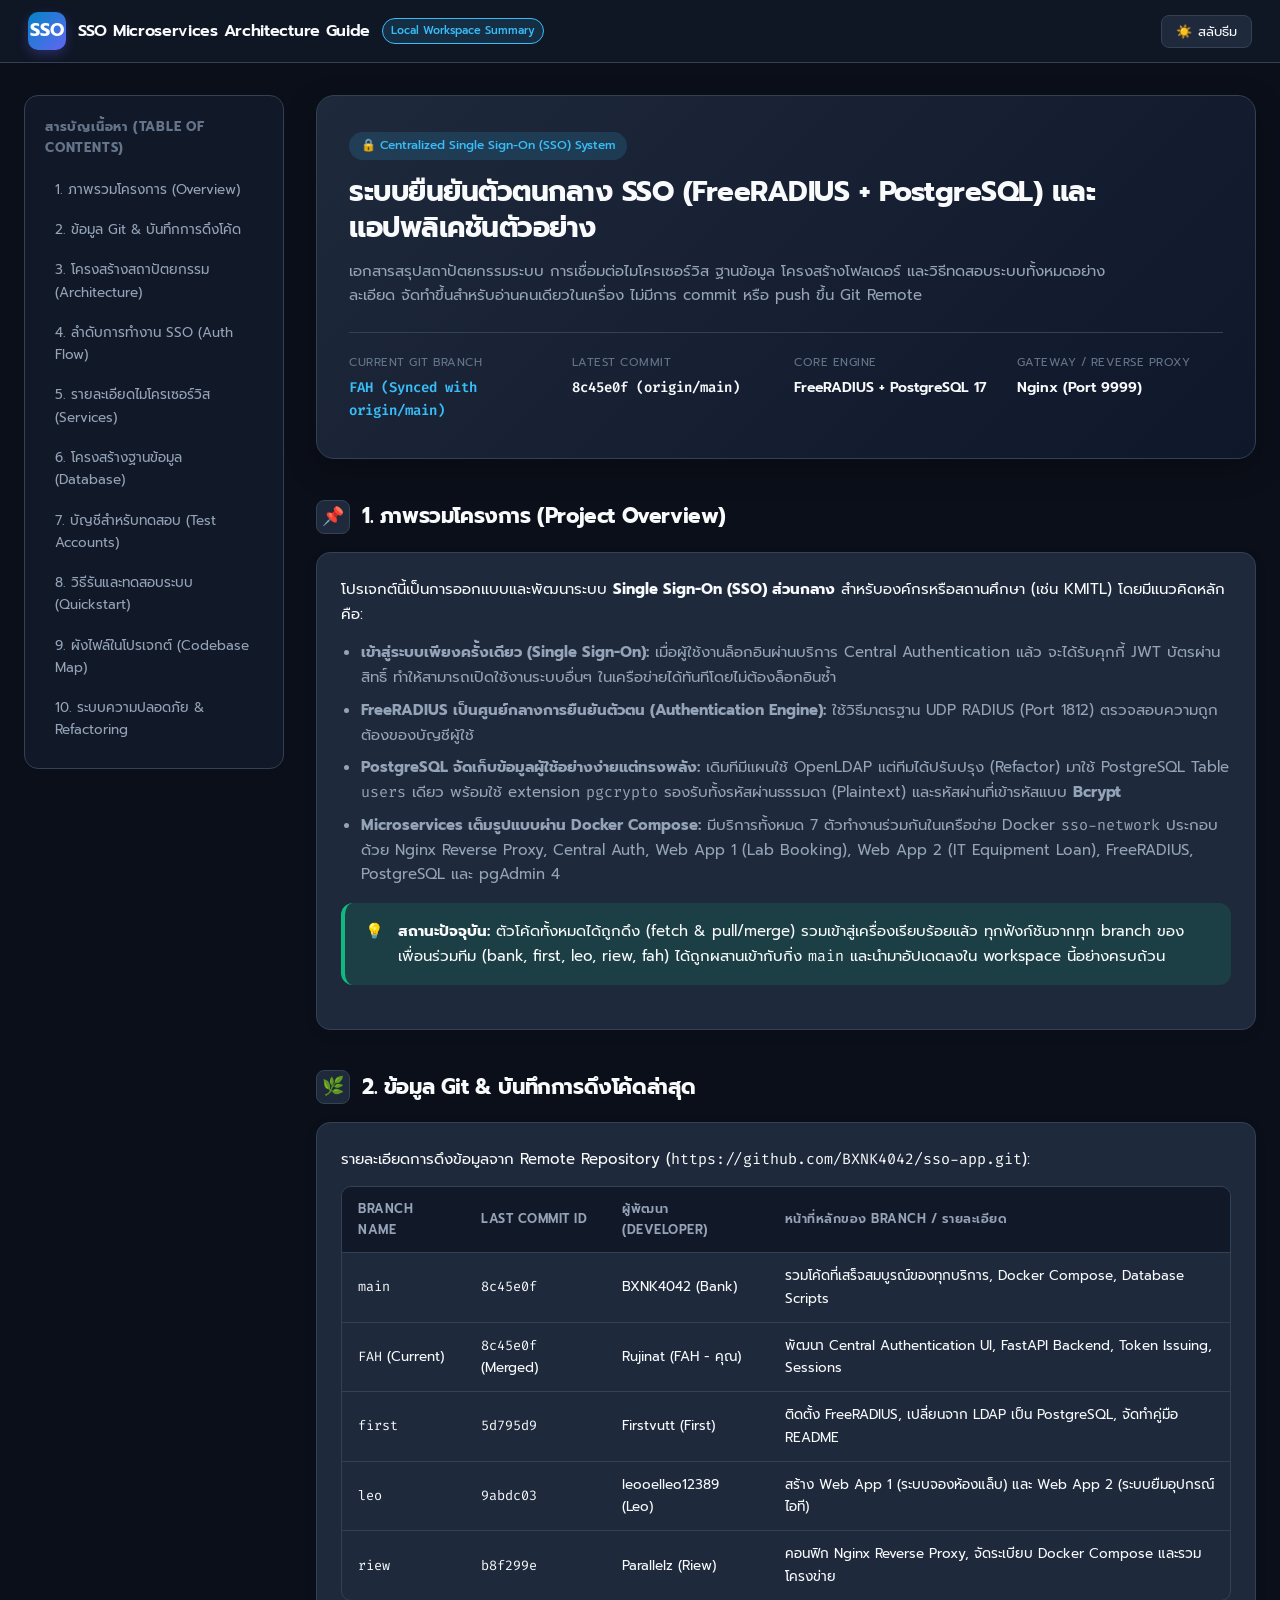
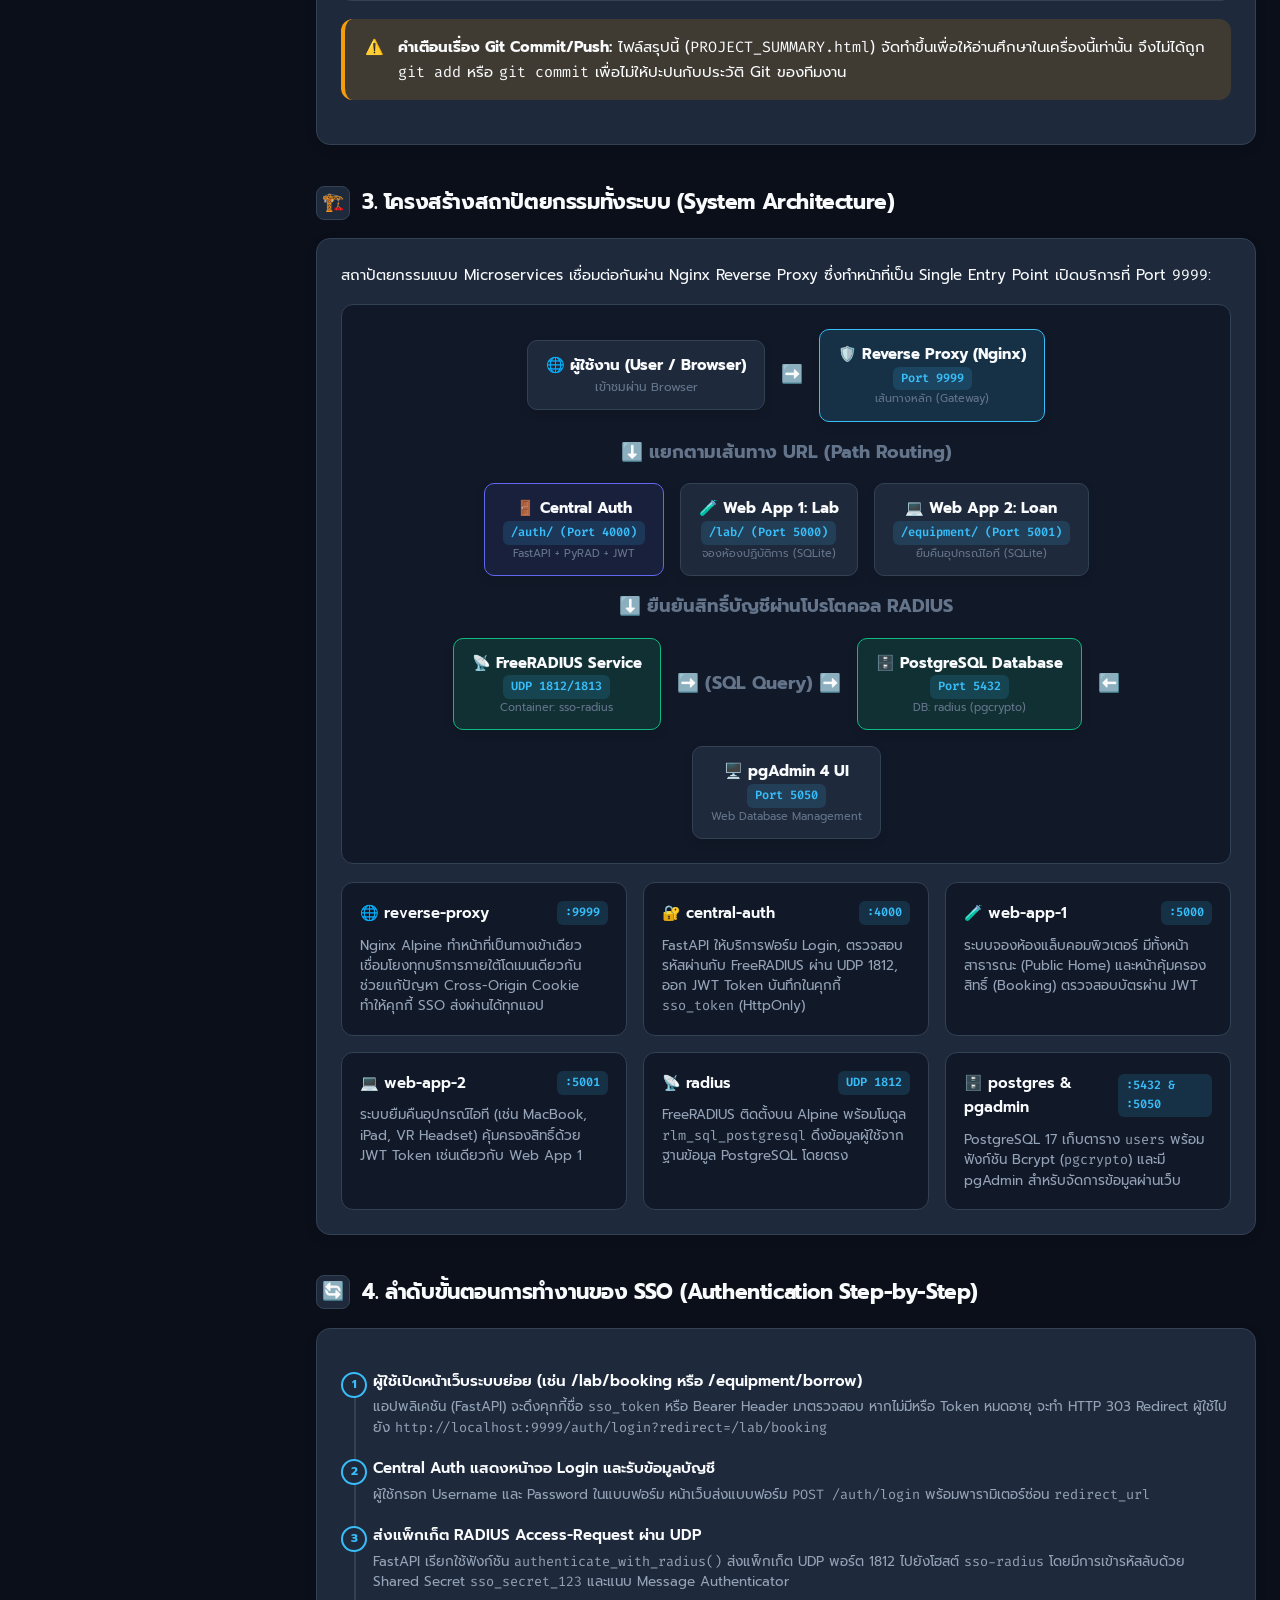
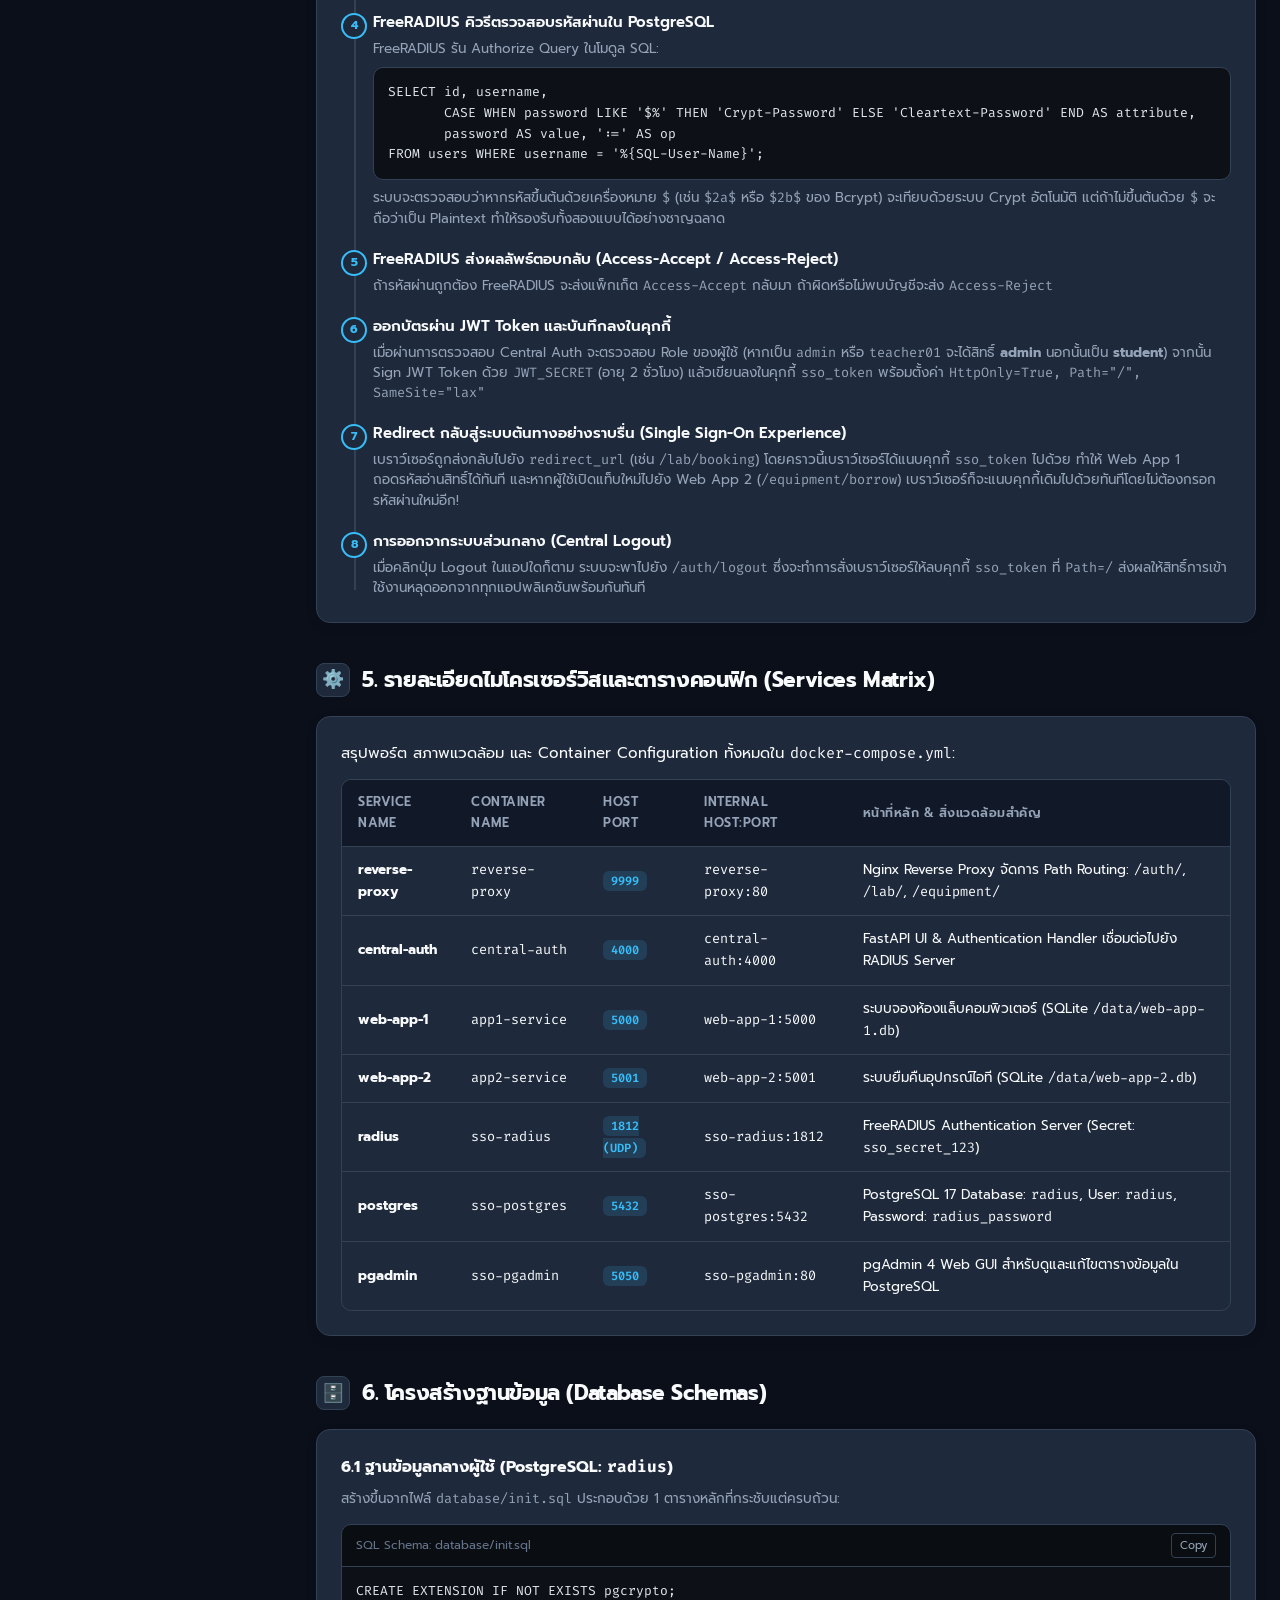
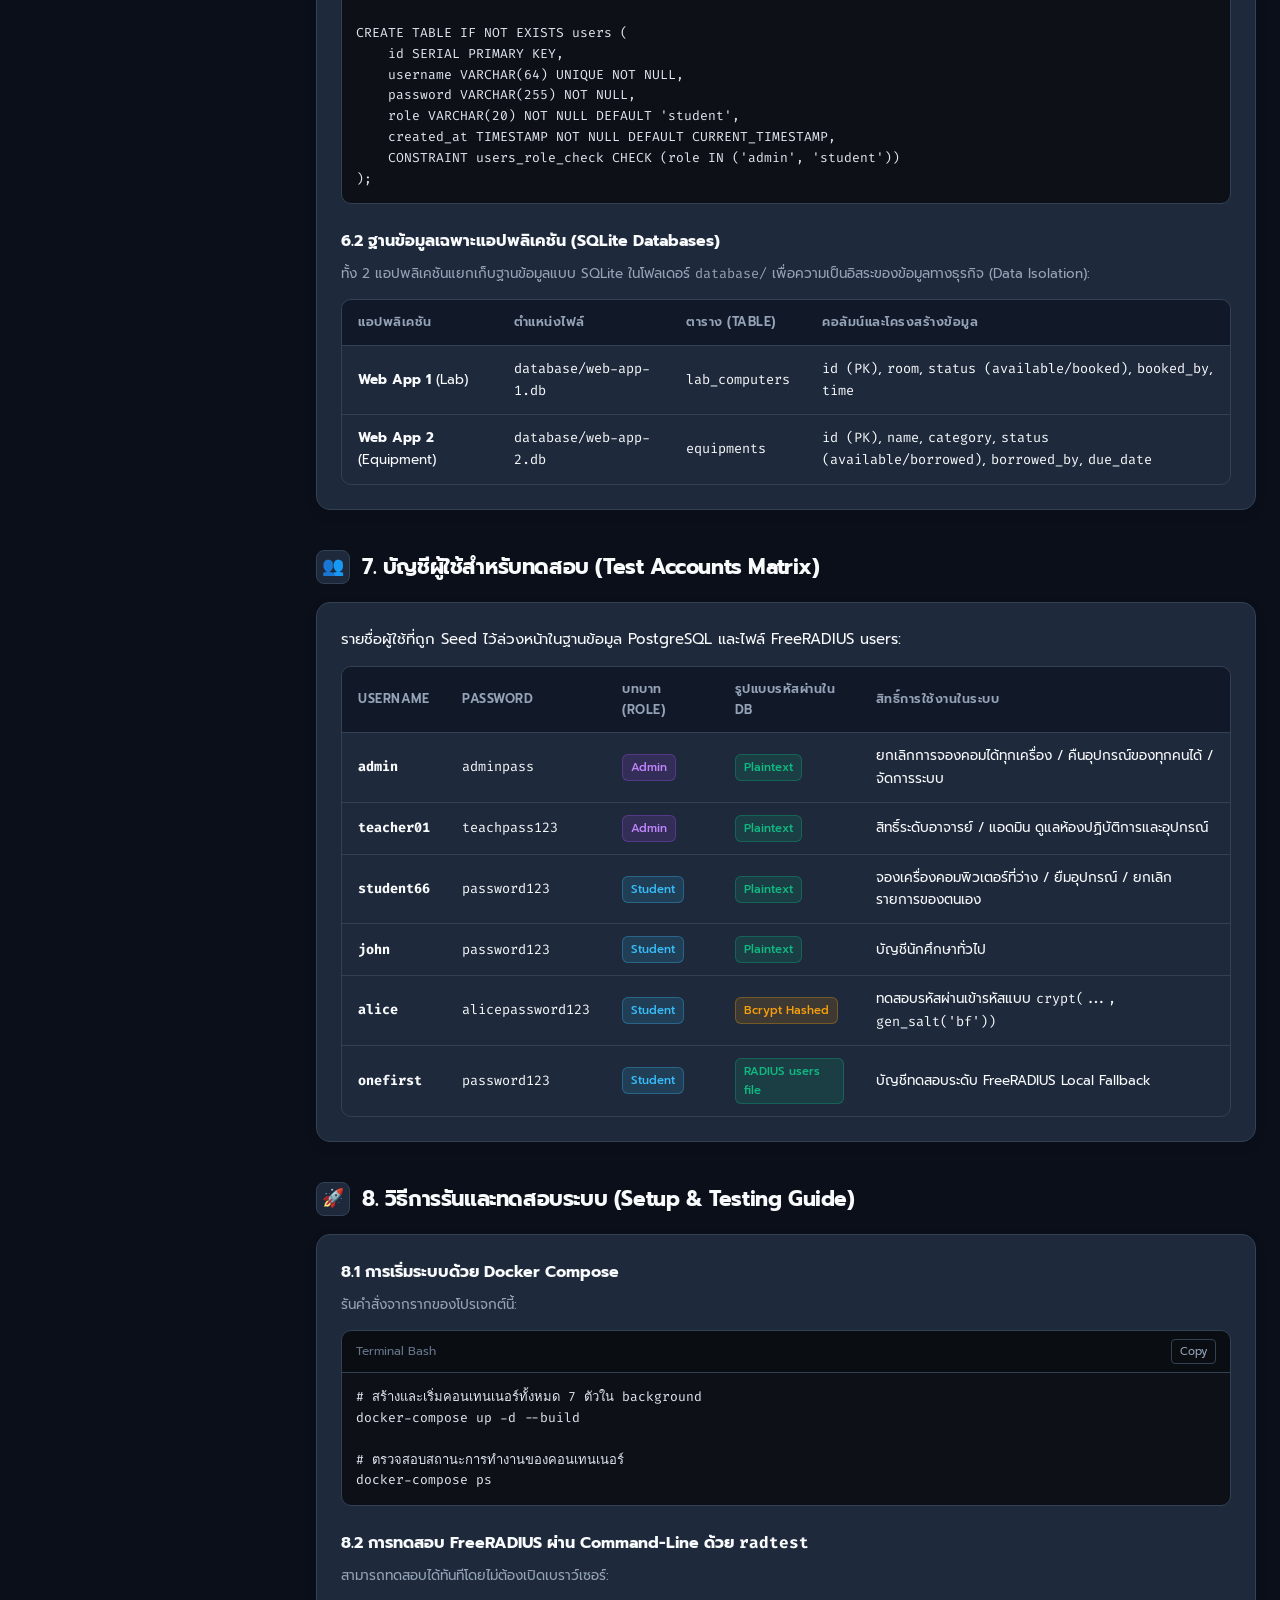
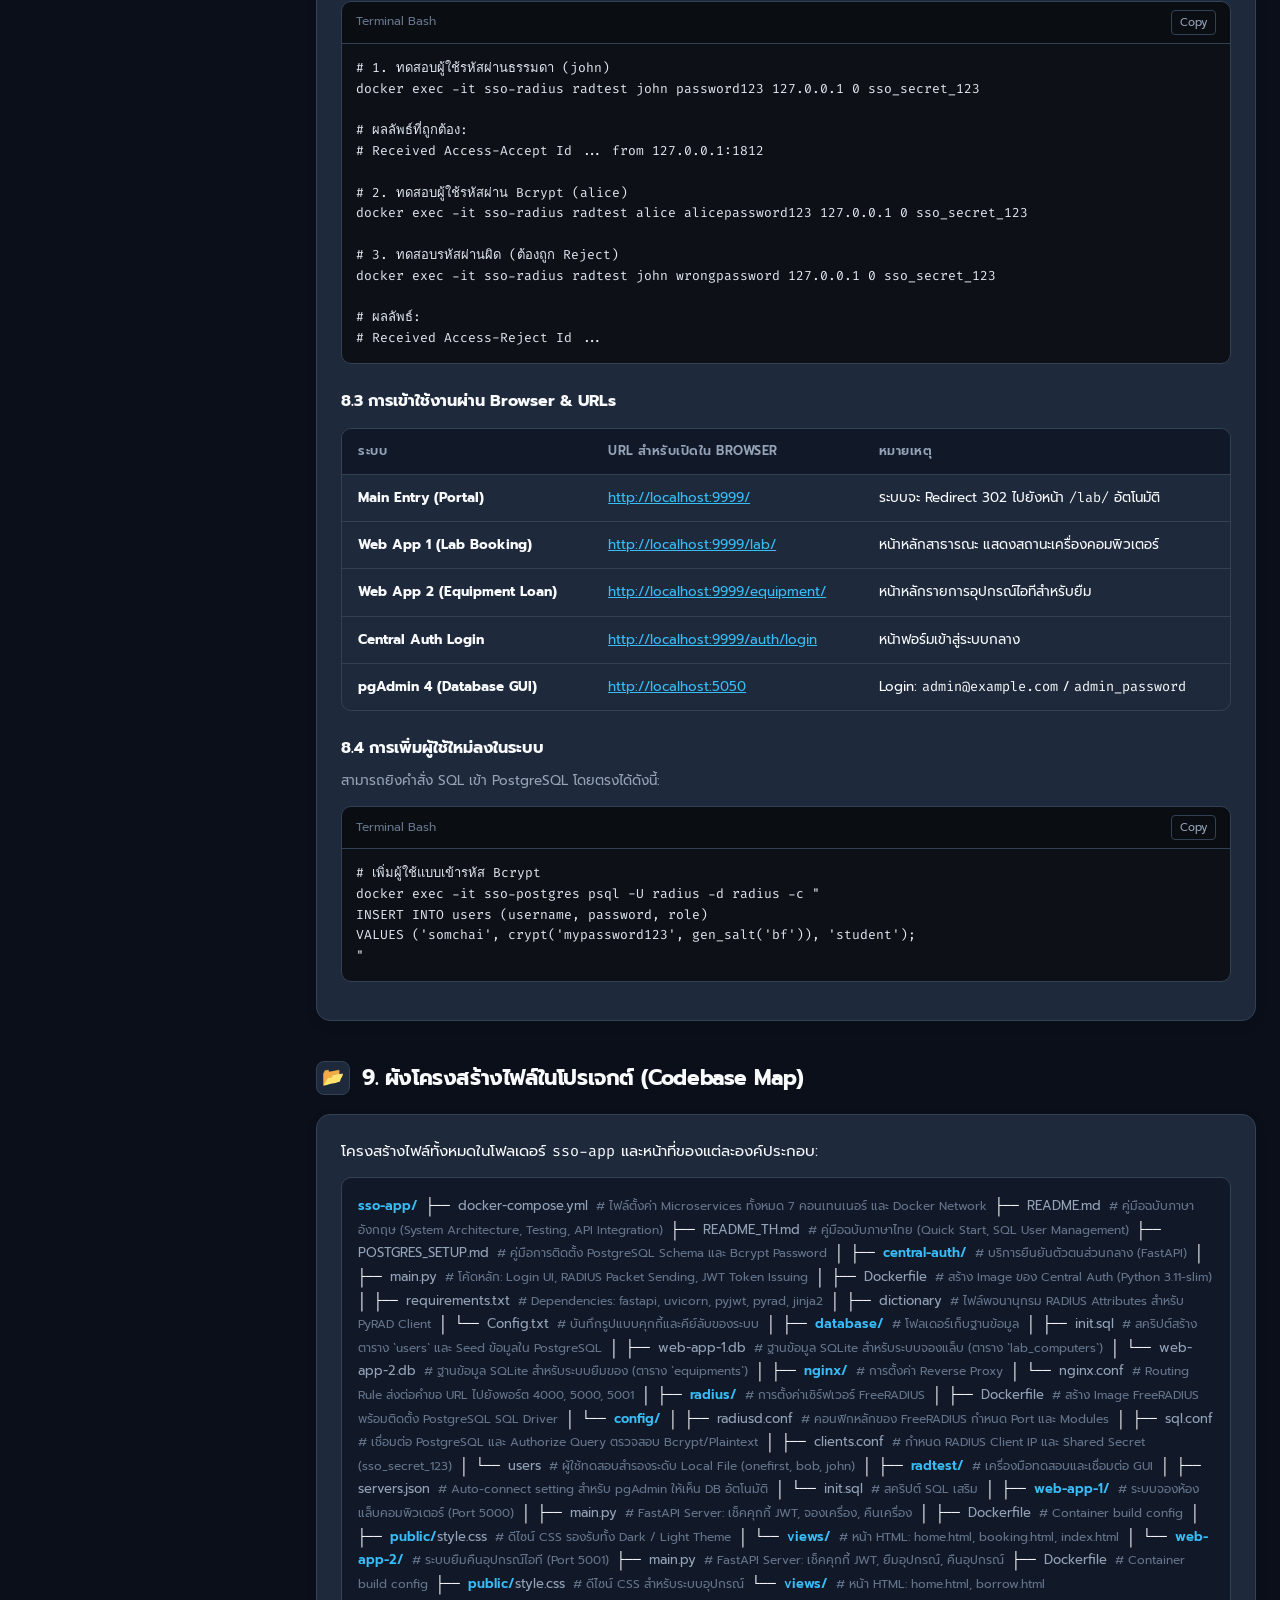
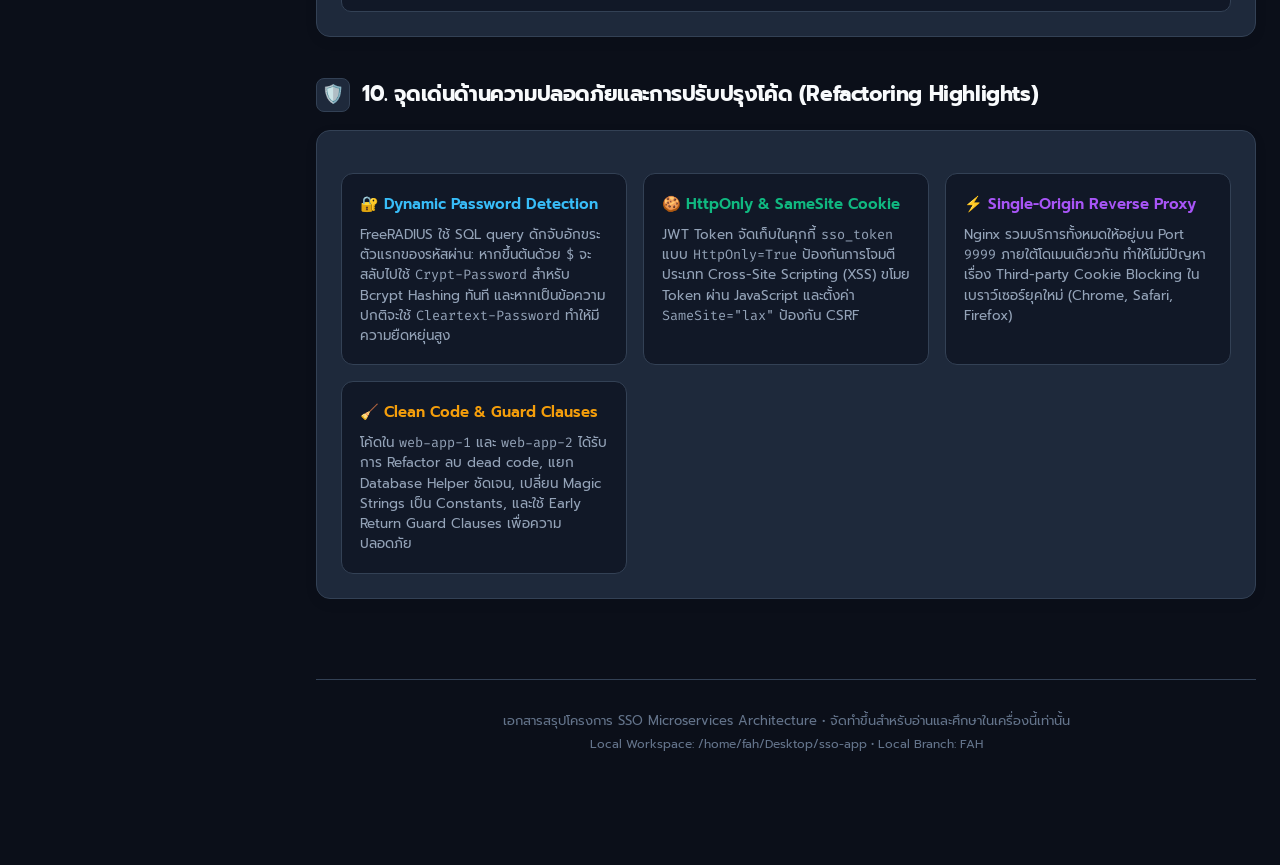
<file: PROJECT_SUMMARY.html>
<!DOCTYPE html>
<html lang="th">
<head>
  <meta charset="UTF-8">
  <meta name="viewport" content="width=device-width, initial-scale=1.0">
  <title>สรุปภาพรวมระบบ Centralized SSO Authentication System</title>
  <link rel="preconnect" href="https://fonts.googleapis.com">
  <link rel="preconnect" href="https://fonts.gstatic.com" crossorigin>
  <link href="https://fonts.googleapis.com/css2?family=Fira+Code:wght@400;500;600&family=Prompt:wght@300;400;500;600;700&display=swap" rel="stylesheet">
  <style>
    :root {
      --bg-primary: #0b0f19;
      --bg-secondary: #111827;
      --bg-card: #1e293b;
      --bg-card-hover: #26354a;
      --border-color: #334155;
      --text-main: #f8fafc;
      --text-muted: #94a3b8;
      --text-dim: #64748b;
      --primary: #38bdf8;
      --primary-dark: #0284c7;
      --primary-glow: rgba(56, 189, 248, 0.15);
      --success: #10b981;
      --success-glow: rgba(16, 185, 129, 0.15);
      --warning: #f59e0b;
      --warning-glow: rgba(245, 158, 11, 0.15);
      --danger: #ef4444;
      --danger-glow: rgba(239, 68, 68, 0.15);
      --purple: #a855f7;
      --indigo: #6366f1;
      --code-bg: #0d1117;
    }

    [data-theme="light"] {
      --bg-primary: #f8fafc;
      --bg-secondary: #f1f5f9;
      --bg-card: #ffffff;
      --bg-card-hover: #f8fafc;
      --border-color: #e2e8f0;
      --text-main: #0f172a;
      --text-muted: #475569;
      --text-dim: #94a3b8;
      --primary: #0284c7;
      --primary-dark: #0369a1;
      --primary-glow: rgba(2, 132, 199, 0.1);
      --success: #059669;
      --success-glow: rgba(5, 150, 105, 0.1);
      --warning: #d97706;
      --warning-glow: rgba(217, 119, 6, 0.1);
      --danger: #dc2626;
      --danger-glow: rgba(220, 38, 38, 0.1);
      --purple: #7c3aed;
      --indigo: #4f46e5;
      --code-bg: #f1f5f9;
    }

    * {
      box-sizing: border-box;
      margin: 0;
      padding: 0;
      font-family: 'Prompt', -apple-system, BlinkMacSystemFont, sans-serif;
    }

    body {
      background-color: var(--bg-primary);
      color: var(--text-main);
      line-height: 1.65;
      font-size: 15px;
      transition: background-color 0.3s, color 0.3s;
    }

    code, pre, .font-mono {
      font-family: 'Fira Code', monospace;
    }

    /* Top Navigation Bar */
    .top-bar {
      position: sticky;
      top: 0;
      z-index: 100;
      background: rgba(17, 24, 39, 0.85);
      backdrop-filter: blur(12px);
      border-bottom: 1px solid var(--border-color);
      padding: 12px 28px;
      display: flex;
      justify-content: space-between;
      align-items: center;
    }

    [data-theme="light"] .top-bar {
      background: rgba(255, 255, 255, 0.85);
    }

    .brand {
      display: flex;
      align-items: center;
      gap: 12px;
    }

    .brand-logo {
      width: 38px;
      height: 38px;
      background: linear-gradient(135deg, #0284c7, #6366f1);
      border-radius: 10px;
      display: flex;
      align-items: center;
      justify-content: center;
      color: #fff;
      font-weight: 700;
      font-size: 18px;
      box-shadow: 0 4px 12px rgba(99, 102, 241, 0.3);
    }

    .brand-title {
      font-size: 16px;
      font-weight: 600;
      letter-spacing: -0.3px;
    }

    .brand-badge {
      font-size: 11px;
      padding: 3px 8px;
      border-radius: 20px;
      background: var(--primary-glow);
      color: var(--primary);
      border: 1px solid var(--primary);
      font-weight: 500;
    }

    .nav-actions {
      display: flex;
      align-items: center;
      gap: 12px;
    }

    .btn-theme {
      background: var(--bg-card);
      border: 1px solid var(--border-color);
      color: var(--text-main);
      padding: 6px 14px;
      border-radius: 8px;
      cursor: pointer;
      font-size: 13px;
      display: flex;
      align-items: center;
      gap: 6px;
      transition: all 0.2s;
    }

    .btn-theme:hover {
      background: var(--bg-card-hover);
      border-color: var(--primary);
    }

    /* Layout */
    .container {
      max-width: 1280px;
      margin: 0 auto;
      padding: 32px 24px 80px;
      display: grid;
      grid-template-columns: 260px 1fr;
      gap: 32px;
    }

    @media (max-width: 960px) {
      .container {
        grid-template-columns: 1fr;
      }
      .sidebar {
        display: none;
      }
    }

    /* Sidebar Table of Contents */
    .sidebar {
      position: sticky;
      top: 80px;
      height: fit-content;
      background: var(--bg-secondary);
      border: 1px solid var(--border-color);
      border-radius: 14px;
      padding: 20px;
    }

    .sidebar-title {
      font-size: 13px;
      font-weight: 700;
      text-transform: uppercase;
      letter-spacing: 0.8px;
      color: var(--text-dim);
      margin-bottom: 14px;
    }

    .toc-list {
      list-style: none;
      display: flex;
      flex-direction: column;
      gap: 6px;
    }

    .toc-link {
      color: var(--text-muted);
      text-decoration: none;
      font-size: 13.5px;
      padding: 6px 10px;
      border-radius: 6px;
      display: block;
      transition: all 0.15s;
    }

    .toc-link:hover {
      color: var(--primary);
      background: var(--primary-glow);
      transform: translateX(4px);
    }

    /* Main Content */
    .content {
      display: flex;
      flex-direction: column;
      gap: 40px;
    }

    /* Hero Banner */
    .hero-card {
      background: linear-gradient(135deg, #1e293b 0%, #0f172a 100%);
      border: 1px solid var(--border-color);
      border-radius: 18px;
      padding: 36px 32px;
      position: relative;
      overflow: hidden;
      box-shadow: 0 10px 30px rgba(0,0,0,0.25);
    }

    [data-theme="light"] .hero-card {
      background: linear-gradient(135deg, #ffffff 0%, #f1f5f9 100%);
    }

    .hero-tag {
      display: inline-flex;
      align-items: center;
      gap: 6px;
      font-size: 12px;
      color: var(--primary);
      background: var(--primary-glow);
      padding: 4px 12px;
      border-radius: 20px;
      margin-bottom: 14px;
      font-weight: 500;
    }

    .hero-title {
      font-size: 28px;
      font-weight: 700;
      letter-spacing: -0.5px;
      margin-bottom: 12px;
      line-height: 1.3;
    }

    .hero-subtitle {
      font-size: 15px;
      color: var(--text-muted);
      max-width: 800px;
      margin-bottom: 24px;
    }

    .hero-meta-grid {
      display: grid;
      grid-template-columns: repeat(auto-fit, minmax(180px, 1fr));
      gap: 16px;
      padding-top: 20px;
      border-top: 1px solid var(--border-color);
    }

    .hero-meta-item {
      display: flex;
      flex-direction: column;
      gap: 4px;
    }

    .hero-meta-label {
      font-size: 11.5px;
      color: var(--text-dim);
      text-transform: uppercase;
      letter-spacing: 0.5px;
    }

    .hero-meta-val {
      font-size: 14px;
      font-weight: 600;
      color: var(--text-main);
    }

    /* Section Cards */
    .section {
      scroll-margin-top: 90px;
    }

    .section-header {
      display: flex;
      align-items: center;
      gap: 12px;
      margin-bottom: 18px;
    }

    .section-icon {
      width: 34px;
      height: 34px;
      border-radius: 8px;
      display: flex;
      align-items: center;
      justify-content: center;
      font-size: 18px;
      background: var(--bg-card);
      border: 1px solid var(--border-color);
    }

    .section-title {
      font-size: 21px;
      font-weight: 700;
      letter-spacing: -0.4px;
    }

    .card {
      background: var(--bg-card);
      border: 1px solid var(--border-color);
      border-radius: 14px;
      padding: 24px;
      box-shadow: 0 4px 14px rgba(0,0,0,0.06);
    }

    /* Callout Alert */
    .alert-box {
      border-radius: 12px;
      padding: 16px 20px;
      margin-bottom: 20px;
      display: flex;
      gap: 14px;
      align-items: flex-start;
      border-left: 4px solid;
    }

    .alert-info {
      background: var(--primary-glow);
      border-color: var(--primary);
      color: var(--text-main);
    }

    .alert-success {
      background: var(--success-glow);
      border-color: var(--success);
      color: var(--text-main);
    }

    .alert-warning {
      background: var(--warning-glow);
      border-color: var(--warning);
      color: var(--text-main);
    }

    /* Architecture Grid */
    .arch-grid {
      display: grid;
      grid-template-columns: repeat(auto-fit, minmax(280px, 1fr));
      gap: 16px;
      margin-top: 18px;
    }

    .arch-card {
      background: var(--bg-secondary);
      border: 1px solid var(--border-color);
      border-radius: 12px;
      padding: 18px;
      transition: all 0.2s;
    }

    .arch-card:hover {
      border-color: var(--primary);
      transform: translateY(-2px);
    }

    .arch-header {
      display: flex;
      align-items: center;
      justify-content: space-between;
      margin-bottom: 10px;
    }

    .arch-title {
      font-size: 15px;
      font-weight: 600;
      display: flex;
      align-items: center;
      gap: 8px;
    }

    .port-pill {
      font-size: 12px;
      padding: 2px 8px;
      border-radius: 6px;
      background: var(--primary-glow);
      color: var(--primary);
      font-family: 'Fira Code', monospace;
      font-weight: 600;
    }

    .arch-desc {
      font-size: 13.5px;
      color: var(--text-muted);
      line-height: 1.5;
    }

    /* Tables */
    .table-container {
      overflow-x: auto;
      margin-top: 14px;
      border-radius: 10px;
      border: 1px solid var(--border-color);
    }

    table {
      width: 100%;
      border-collapse: collapse;
      text-align: left;
      font-size: 13.5px;
    }

    th {
      background: var(--bg-secondary);
      color: var(--text-muted);
      font-weight: 600;
      padding: 12px 16px;
      border-bottom: 1px solid var(--border-color);
      font-size: 12.5px;
      text-transform: uppercase;
      letter-spacing: 0.5px;
    }

    td {
      padding: 12px 16px;
      border-bottom: 1px solid var(--border-color);
      color: var(--text-main);
    }

    tr:last-child td {
      border-bottom: none;
    }

    tr:hover td {
      background: var(--bg-card-hover);
    }

    /* Badges */
    .badge {
      display: inline-flex;
      align-items: center;
      gap: 4px;
      font-size: 11.5px;
      padding: 3px 8px;
      border-radius: 6px;
      font-weight: 500;
    }

    .badge-admin {
      background: rgba(168, 85, 247, 0.15);
      color: #c084fc;
      border: 1px solid rgba(168, 85, 247, 0.3);
    }

    .badge-student {
      background: var(--primary-glow);
      color: var(--primary);
      border: 1px solid rgba(56, 189, 248, 0.3);
    }

    .badge-pass {
      background: var(--success-glow);
      color: var(--success);
      border: 1px solid rgba(16, 185, 129, 0.3);
    }

    .badge-hash {
      background: var(--warning-glow);
      color: var(--warning);
      border: 1px solid rgba(245, 158, 11, 0.3);
    }

    /* Code snippet blocks */
    .code-wrapper {
      position: relative;
      background: var(--code-bg);
      border: 1px solid var(--border-color);
      border-radius: 10px;
      margin: 14px 0;
      overflow: hidden;
    }

    .code-header {
      display: flex;
      justify-content: space-between;
      align-items: center;
      padding: 8px 14px;
      background: rgba(0,0,0,0.25);
      border-bottom: 1px solid var(--border-color);
      font-size: 12px;
      color: var(--text-dim);
    }

    .btn-copy {
      background: transparent;
      border: 1px solid var(--border-color);
      color: var(--text-muted);
      padding: 3px 8px;
      border-radius: 4px;
      font-size: 11px;
      cursor: pointer;
      transition: all 0.15s;
    }

    .btn-copy:hover {
      background: var(--bg-card);
      color: var(--primary);
    }

    pre code {
      display: block;
      padding: 14px;
      overflow-x: auto;
      font-size: 13px;
      line-height: 1.6;
      color: #e2e8f0;
    }

    [data-theme="light"] pre code {
      color: #1e293b;
    }

    /* Stepper / Timeline */
    .stepper {
      display: flex;
      flex-direction: column;
      gap: 18px;
      margin-top: 16px;
      position: relative;
      padding-left: 32px;
    }

    .stepper::before {
      content: '';
      position: absolute;
      left: 13px;
      top: 8px;
      bottom: 8px;
      width: 2px;
      background: var(--border-color);
    }

    .step-item {
      position: relative;
    }

    .step-dot {
      position: absolute;
      left: -32px;
      top: 3px;
      width: 26px;
      height: 26px;
      border-radius: 50%;
      background: var(--bg-card);
      border: 2px solid var(--primary);
      display: flex;
      align-items: center;
      justify-content: center;
      font-size: 12px;
      font-weight: 700;
      color: var(--primary);
    }

    .step-title {
      font-size: 15px;
      font-weight: 600;
      margin-bottom: 4px;
    }

    .step-desc {
      font-size: 13.5px;
      color: var(--text-muted);
      line-height: 1.5;
    }

    /* File Tree */
    .file-tree {
      background: var(--bg-secondary);
      border: 1px solid var(--border-color);
      border-radius: 10px;
      padding: 16px;
      font-family: 'Fira Code', monospace;
      font-size: 13px;
      line-height: 1.8;
      overflow-x: auto;
    }

    .file-tree .dir {
      color: var(--primary);
      font-weight: 600;
    }

    .file-tree .file {
      color: var(--text-muted);
    }

    .file-tree .desc {
      color: var(--text-dim);
      font-family: 'Prompt', sans-serif;
      font-size: 12px;
    }

    /* Diagram Canvas / Visual */
    .flow-diagram {
      background: var(--bg-secondary);
      border: 1px solid var(--border-color);
      border-radius: 12px;
      padding: 24px;
      display: flex;
      flex-direction: column;
      gap: 16px;
      align-items: center;
    }

    .flow-row {
      display: flex;
      align-items: center;
      gap: 16px;
      flex-wrap: wrap;
      justify-content: center;
      width: 100%;
    }

    .flow-node {
      background: var(--bg-card);
      border: 1.5px solid var(--border-color);
      border-radius: 10px;
      padding: 12px 18px;
      display: flex;
      flex-direction: column;
      align-items: center;
      text-align: center;
      min-width: 170px;
      box-shadow: 0 4px 10px rgba(0,0,0,0.1);
    }

    .flow-node.primary {
      border-color: var(--primary);
      background: var(--primary-glow);
    }

    .flow-node.success {
      border-color: var(--success);
      background: var(--success-glow);
    }

    .flow-node.indigo {
      border-color: var(--indigo);
      background: rgba(99, 102, 241, 0.1);
    }

    .flow-arrow {
      color: var(--text-dim);
      font-weight: 700;
      font-size: 18px;
    }

    /* Footer */
    .footer {
      text-align: center;
      padding: 30px 0;
      color: var(--text-dim);
      font-size: 13px;
      border-top: 1px solid var(--border-color);
      margin-top: 40px;
    }
  </style>
</head>
<body>

  <!-- Top Bar -->
  <header class="top-bar">
    <div class="brand">
      <div class="brand-logo">SSO</div>
      <div>
        <div class="brand-title">SSO Microservices Architecture Guide</div>
      </div>
      <span class="brand-badge">Local Workspace Summary</span>
    </div>
    <div class="nav-actions">
      <button class="btn-theme" onclick="toggleTheme()">
        <span id="themeIcon">☀️</span> <span id="themeText">สลับธีม</span>
      </button>
    </div>
  </header>

  <div class="container">
    <!-- Sidebar -->
    <aside class="sidebar">
      <div class="sidebar-title">สารบัญเนื้อหา (Table of Contents)</div>
      <ul class="toc-list">
        <li><a href="#overview" class="toc-link">1. ภาพรวมโครงการ (Overview)</a></li>
        <li><a href="#git-status" class="toc-link">2. ข้อมูล Git & บันทึกการดึงโค้ด</a></li>
        <li><a href="#architecture" class="toc-link">3. โครงสร้างสถาปัตยกรรม (Architecture)</a></li>
        <li><a href="#sso-flow" class="toc-link">4. ลำดับการทำงาน SSO (Auth Flow)</a></li>
        <li><a href="#services" class="toc-link">5. รายละเอียดไมโครเซอร์วิส (Services)</a></li>
        <li><a href="#database" class="toc-link">6. โครงสร้างฐานข้อมูล (Database)</a></li>
        <li><a href="#test-accounts" class="toc-link">7. บัญชีสำหรับทดสอบ (Test Accounts)</a></li>
        <li><a href="#quickstart" class="toc-link">8. วิธีรันและทดสอบระบบ (Quickstart)</a></li>
        <li><a href="#codebase-map" class="toc-link">9. ผังไฟล์ในโปรเจกต์ (Codebase Map)</a></li>
        <li><a href="#security" class="toc-link">10. ระบบความปลอดภัย & Refactoring</a></li>
      </ul>
    </aside>

    <!-- Main Content Area -->
    <main class="content">

      <!-- Hero Card -->
      <div class="hero-card">
        <div class="hero-tag">🔒 Centralized Single Sign-On (SSO) System</div>
        <h1 class="hero-title">ระบบยืนยันตัวตนกลาง SSO (FreeRADIUS + PostgreSQL) และแอปพลิเคชันตัวอย่าง</h1>
        <p class="hero-subtitle">
          เอกสารสรุปสถาปัตยกรรมระบบ การเชื่อมต่อไมโครเซอร์วิส ฐานข้อมูล โครงสร้างโฟลเดอร์ และวิธีทดสอบระบบทั้งหมดอย่างละเอียด จัดทำขึ้นสำหรับอ่านคนเดียวในเครื่อง ไม่มีการ commit หรือ push ขึ้น Git Remote
        </p>

        <div class="hero-meta-grid">
          <div class="hero-meta-item">
            <span class="hero-meta-label">Current Git Branch</span>
            <span class="hero-meta-val font-mono" style="color: var(--primary);">FAH (Synced with origin/main)</span>
          </div>
          <div class="hero-meta-item">
            <span class="hero-meta-label">Latest Commit</span>
            <span class="hero-meta-val font-mono">8c45e0f (origin/main)</span>
          </div>
          <div class="hero-meta-item">
            <span class="hero-meta-label">Core Engine</span>
            <span class="hero-meta-val">FreeRADIUS + PostgreSQL 17</span>
          </div>
          <div class="hero-meta-item">
            <span class="hero-meta-label">Gateway / Reverse Proxy</span>
            <span class="hero-meta-val">Nginx (Port 9999)</span>
          </div>
        </div>
      </div>

      <!-- Section 1: Overview -->
      <section id="overview" class="section">
        <div class="section-header">
          <div class="section-icon">📌</div>
          <h2 class="section-title">1. ภาพรวมโครงการ (Project Overview)</h2>
        </div>
        <div class="card">
          <p style="margin-bottom: 14px;">
            โปรเจกต์นี้เป็นการออกแบบและพัฒนาระบบ <strong>Single Sign-On (SSO) ส่วนกลาง</strong> สำหรับองค์กรหรือสถานศึกษา (เช่น KMITL) โดยมีแนวคิดหลักคือ:
          </p>
          <ul style="margin-left: 20px; margin-bottom: 16px; display: flex; flex-direction: column; gap: 8px; color: var(--text-muted);">
            <li><strong>เข้าสู่ระบบเพียงครั้งเดียว (Single Sign-On):</strong> เมื่อผู้ใช้งานล็อกอินผ่านบริการ Central Authentication แล้ว จะได้รับคุกกี้ JWT บัตรผ่านสิทธิ์ ทำให้สามารถเปิดใช้งานระบบอื่นๆ ในเครือข่ายได้ทันทีโดยไม่ต้องล็อกอินซ้ำ</li>
            <li><strong>FreeRADIUS เป็นศูนย์กลางการยืนยันตัวตน (Authentication Engine):</strong> ใช้วิธีมาตรฐาน UDP RADIUS (Port 1812) ตรวจสอบความถูกต้องของบัญชีผู้ใช้</li>
            <li><strong>PostgreSQL จัดเก็บข้อมูลผู้ใช้อย่างง่ายแต่ทรงพลัง:</strong> เดิมทีมีแผนใช้ OpenLDAP แต่ทีมได้ปรับปรุง (Refactor) มาใช้ PostgreSQL Table <code>users</code> เดียว พร้อมใช้ extension <code>pgcrypto</code> รองรับทั้งรหัสผ่านธรรมดา (Plaintext) และรหัสผ่านที่เข้ารหัสแบบ <strong>Bcrypt</strong></li>
            <li><strong>Microservices เต็มรูปแบบผ่าน Docker Compose:</strong> มีบริการทั้งหมด 7 ตัวทำงานร่วมกันในเครือข่าย Docker <code>sso-network</code> ประกอบด้วย Nginx Reverse Proxy, Central Auth, Web App 1 (Lab Booking), Web App 2 (IT Equipment Loan), FreeRADIUS, PostgreSQL และ pgAdmin 4</li>
          </ul>

          <div class="alert-box alert-success">
            <div>💡</div>
            <div>
              <strong>สถานะปัจจุบัน:</strong> ตัวโค้ดทั้งหมดได้ถูกดึง (fetch & pull/merge) รวมเข้าสู่เครื่องเรียบร้อยแล้ว ทุกฟังก์ชันจากทุก branch ของเพื่อนร่วมทีม (bank, first, leo, riew, fah) ได้ถูกผสานเข้ากับกิ่ง <code>main</code> และนำมาอัปเดตลงใน workspace นี้อย่างครบถ้วน
            </div>
          </div>
        </div>
      </section>

      <!-- Section 2: Git Status -->
      <section id="git-status" class="section">
        <div class="section-header">
          <div class="section-icon">🌿</div>
          <h2 class="section-title">2. ข้อมูล Git & บันทึกการดึงโค้ดล่าสุด</h2>
        </div>
        <div class="card">
          <p style="margin-bottom: 12px;">รายละเอียดการดึงข้อมูลจาก Remote Repository (<code>https://github.com/BXNK4042/sso-app.git</code>):</p>
          
          <div class="table-container">
            <table>
              <thead>
                <tr>
                  <th>Branch Name</th>
                  <th>Last Commit ID</th>
                  <th>ผู้พัฒนา (Developer)</th>
                  <th>หน้าที่หลักของ Branch / รายละเอียด</th>
                </tr>
              </thead>
              <tbody>
                <tr>
                  <td><code class="font-mono">main</code></td>
                  <td><code class="font-mono">8c45e0f</code></td>
                  <td>BXNK4042 (Bank)</td>
                  <td>รวมโค้ดที่เสร็จสมบูรณ์ของทุกบริการ, Docker Compose, Database Scripts</td>
                </tr>
                <tr>
                  <td><code class="font-mono">FAH</code> (Current)</td>
                  <td><code class="font-mono">8c45e0f</code> (Merged)</td>
                  <td>Rujinat (FAH - คุณ)</td>
                  <td>พัฒนา Central Authentication UI, FastAPI Backend, Token Issuing, Sessions</td>
                </tr>
                <tr>
                  <td><code class="font-mono">first</code></td>
                  <td><code class="font-mono">5d795d9</code></td>
                  <td>Firstvutt (First)</td>
                  <td>ติดตั้ง FreeRADIUS, เปลี่ยนจาก LDAP เป็น PostgreSQL, จัดทำคู่มือ README</td>
                </tr>
                <tr>
                  <td><code class="font-mono">leo</code></td>
                  <td><code class="font-mono">9abdc03</code></td>
                  <td>leooelleo12389 (Leo)</td>
                  <td>สร้าง Web App 1 (ระบบจองห้องแล็บ) และ Web App 2 (ระบบยืมอุปกรณ์ไอที)</td>
                </tr>
                <tr>
                  <td><code class="font-mono">riew</code></td>
                  <td><code class="font-mono">b8f299e</code></td>
                  <td>Parallelz (Riew)</td>
                  <td>คอนฟิก Nginx Reverse Proxy, จัดระเบียบ Docker Compose และรวมโครงข่าย</td>
                </tr>
              </tbody>
            </table>
          </div>

          <div class="alert-box alert-warning" style="margin-top: 18px;">
            <div>⚠️</div>
            <div>
              <strong>คำเตือนเรื่อง Git Commit/Push:</strong> ไฟล์สรุปนี้ (<code>PROJECT_SUMMARY.html</code>) จัดทำขึ้นเพื่อให้อ่านศึกษาในเครื่องนี้เท่านั้น จึงไม่ได้ถูก <code>git add</code> หรือ <code>git commit</code> เพื่อไม่ให้ปะปนกับประวัติ Git ของทีมงาน
            </div>
          </div>
        </div>
      </section>

      <!-- Section 3: Architecture -->
      <section id="architecture" class="section">
        <div class="section-header">
          <div class="section-icon">🏗️</div>
          <h2 class="section-title">3. โครงสร้างสถาปัตยกรรมทั้งระบบ (System Architecture)</h2>
        </div>
        <div class="card">
          <p style="margin-bottom: 16px;">
            สถาปัตยกรรมแบบ Microservices เชื่อมต่อกันผ่าน Nginx Reverse Proxy ซึ่งทำหน้าที่เป็น Single Entry Point เปิดบริการที่ Port <code>9999</code>:
          </p>

          <!-- Visual Flow Diagram -->
          <div class="flow-diagram">
            <div class="flow-row">
              <div class="flow-node">
                <strong>🌐 ผู้ใช้งาน (User / Browser)</strong>
                <span style="font-size: 12px; color: var(--text-dim);">เข้าชมผ่าน Browser</span>
              </div>
              <div class="flow-arrow">➡️</div>
              <div class="flow-node primary">
                <strong>🛡️ Reverse Proxy (Nginx)</strong>
                <span class="port-pill">Port 9999</span>
                <span style="font-size: 11px; color: var(--text-dim);">เส้นทางหลัก (Gateway)</span>
              </div>
            </div>

            <div class="flow-arrow">⬇️ แยกตามเส้นทาง URL (Path Routing)</div>

            <div class="flow-row">
              <div class="flow-node indigo">
                <strong>🚪 Central Auth</strong>
                <span class="port-pill">/auth/ (Port 4000)</span>
                <span style="font-size: 11px; color: var(--text-dim);">FastAPI + PyRAD + JWT</span>
              </div>

              <div class="flow-node">
                <strong>🧪 Web App 1: Lab</strong>
                <span class="port-pill">/lab/ (Port 5000)</span>
                <span style="font-size: 11px; color: var(--text-dim);">จองห้องปฏิบัติการ (SQLite)</span>
              </div>

              <div class="flow-node">
                <strong>💻 Web App 2: Loan</strong>
                <span class="port-pill">/equipment/ (Port 5001)</span>
                <span style="font-size: 11px; color: var(--text-dim);">ยืมคืนอุปกรณ์ไอที (SQLite)</span>
              </div>
            </div>

            <div class="flow-arrow">⬇️ ยืนยันสิทธิ์บัญชีผ่านโปรโตคอล RADIUS</div>

            <div class="flow-row">
              <div class="flow-node success">
                <strong>📡 FreeRADIUS Service</strong>
                <span class="port-pill">UDP 1812/1813</span>
                <span style="font-size: 11px; color: var(--text-dim);">Container: sso-radius</span>
              </div>
              <div class="flow-arrow">➡️ (SQL Query) ➡️</div>
              <div class="flow-node success">
                <strong>🗄️ PostgreSQL Database</strong>
                <span class="port-pill">Port 5432</span>
                <span style="font-size: 11px; color: var(--text-dim);">DB: radius (pgcrypto)</span>
              </div>
              <div class="flow-arrow">⬅️</div>
              <div class="flow-node">
                <strong>🖥️ pgAdmin 4 UI</strong>
                <span class="port-pill">Port 5050</span>
                <span style="font-size: 11px; color: var(--text-dim);">Web Database Management</span>
              </div>
            </div>
          </div>

          <!-- Microservice Cards -->
          <div class="arch-grid">
            <div class="arch-card">
              <div class="arch-header">
                <span class="arch-title">🌐 reverse-proxy</span>
                <span class="port-pill">:9999</span>
              </div>
              <div class="arch-desc">
                Nginx Alpine ทำหน้าที่เป็นทางเข้าเดียว เชื่อมโยงทุกบริการภายใต้โดเมนเดียวกัน ช่วยแก้ปัญหา Cross-Origin Cookie ทำให้คุกกี้ SSO ส่งผ่านได้ทุกแอป
              </div>
            </div>

            <div class="arch-card">
              <div class="arch-header">
                <span class="arch-title">🔐 central-auth</span>
                <span class="port-pill">:4000</span>
              </div>
              <div class="arch-desc">
                FastAPI ให้บริการฟอร์ม Login, ตรวจสอบรหัสผ่านกับ FreeRADIUS ผ่าน UDP 1812, ออก JWT Token บันทึกในคุกกี้ <code>sso_token</code> (HttpOnly)
              </div>
            </div>

            <div class="arch-card">
              <div class="arch-header">
                <span class="arch-title">🧪 web-app-1</span>
                <span class="port-pill">:5000</span>
              </div>
              <div class="arch-desc">
                ระบบจองห้องแล็บคอมพิวเตอร์ มีทั้งหน้าสาธารณะ (Public Home) และหน้าคุ้มครองสิทธิ์ (Booking) ตรวจสอบบัตรผ่าน JWT
              </div>
            </div>

            <div class="arch-card">
              <div class="arch-header">
                <span class="arch-title">💻 web-app-2</span>
                <span class="port-pill">:5001</span>
              </div>
              <div class="arch-desc">
                ระบบยืมคืนอุปกรณ์ไอที (เช่น MacBook, iPad, VR Headset) คุ้มครองสิทธิ์ด้วย JWT Token เช่นเดียวกับ Web App 1
              </div>
            </div>

            <div class="arch-card">
              <div class="arch-header">
                <span class="arch-title">📡 radius</span>
                <span class="port-pill">UDP 1812</span>
              </div>
              <div class="arch-desc">
                FreeRADIUS ติดตั้งบน Alpine พร้อมโมดูล <code>rlm_sql_postgresql</code> ดึงข้อมูลผู้ใช้จากฐานข้อมูล PostgreSQL โดยตรง
              </div>
            </div>

            <div class="arch-card">
              <div class="arch-header">
                <span class="arch-title">🗄️ postgres & pgadmin</span>
                <span class="port-pill">:5432 & :5050</span>
              </div>
              <div class="arch-desc">
                PostgreSQL 17 เก็บตาราง <code>users</code> พร้อมฟังก์ชัน Bcrypt (<code>pgcrypto</code>) และมี pgAdmin สำหรับจัดการข้อมูลผ่านเว็บ
              </div>
            </div>
          </div>
        </div>
      </section>

      <!-- Section 4: SSO Auth Flow -->
      <section id="sso-flow" class="section">
        <div class="section-header">
          <div class="section-icon">🔄</div>
          <h2 class="section-title">4. ลำดับขั้นตอนการทำงานของ SSO (Authentication Step-by-Step)</h2>
        </div>
        <div class="card">
          <div class="stepper">
            <div class="step-item">
              <div class="step-dot">1</div>
              <div class="step-title">ผู้ใช้เปิดหน้าเว็บระบบย่อย (เช่น /lab/booking หรือ /equipment/borrow)</div>
              <div class="step-desc">
                แอปพลิเคชัน (FastAPI) จะดึงคุกกี้ชื่อ <code>sso_token</code> หรือ Bearer Header มาตรวจสอบ หากไม่มีหรือ Token หมดอายุ จะทำ HTTP 303 Redirect ผู้ใช้ไปยัง <code>http://localhost:9999/auth/login?redirect=/lab/booking</code>
              </div>
            </div>

            <div class="step-item">
              <div class="step-dot">2</div>
              <div class="step-title">Central Auth แสดงหน้าจอ Login และรับข้อมูลบัญชี</div>
              <div class="step-desc">
                ผู้ใช้กรอก Username และ Password ในแบบฟอร์ม หน้าเว็บส่งแบบฟอร์ม <code>POST /auth/login</code> พร้อมพารามิเตอร์ซ่อน <code>redirect_url</code>
              </div>
            </div>

            <div class="step-item">
              <div class="step-dot">3</div>
              <div class="step-title">ส่งแพ็กเก็ต RADIUS Access-Request ผ่าน UDP</div>
              <div class="step-desc">
                FastAPI เรียกใช้ฟังก์ชัน <code>authenticate_with_radius()</code> ส่งแพ็กเก็ต UDP พอร์ต 1812 ไปยังโฮสต์ <code>sso-radius</code> โดยมีการเข้ารหัสลับด้วย Shared Secret <code>sso_secret_123</code> และแนบ Message Authenticator
              </div>
            </div>

            <div class="step-item">
              <div class="step-dot">4</div>
              <div class="step-title">FreeRADIUS คิวรีตรวจสอบรหัสผ่านใน PostgreSQL</div>
              <div class="step-desc">
                FreeRADIUS รัน Authorize Query ในโมดูล SQL:
                <div class="code-wrapper" style="margin: 8px 0;">
                  <pre><code>SELECT id, username, 
       CASE WHEN password LIKE '$%' THEN 'Crypt-Password' ELSE 'Cleartext-Password' END AS attribute, 
       password AS value, ':=' AS op 
FROM users WHERE username = '%{SQL-User-Name}';</code></pre>
                </div>
                ระบบจะตรวจสอบว่าหากรหัสขึ้นต้นด้วยเครื่องหมาย <code>$</code> (เช่น <code>$2a$</code> หรือ <code>$2b$</code> ของ Bcrypt) จะเทียบด้วยระบบ Crypt อัตโนมัติ แต่ถ้าไม่ขึ้นต้นด้วย <code>$</code> จะถือว่าเป็น Plaintext ทำให้รองรับทั้งสองแบบได้อย่างชาญฉลาด
              </div>
            </div>

            <div class="step-item">
              <div class="step-dot">5</div>
              <div class="step-title">FreeRADIUS ส่งผลลัพธ์ตอบกลับ (Access-Accept / Access-Reject)</div>
              <div class="step-desc">
                ถ้ารหัสผ่านถูกต้อง FreeRADIUS จะส่งแพ็กเก็ต <code>Access-Accept</code> กลับมา ถ้าผิดหรือไม่พบบัญชีจะส่ง <code>Access-Reject</code>
              </div>
            </div>

            <div class="step-item">
              <div class="step-dot">6</div>
              <div class="step-title">ออกบัตรผ่าน JWT Token และบันทึกลงในคุกกี้</div>
              <div class="step-desc">
                เมื่อผ่านการตรวจสอบ Central Auth จะตรวจสอบ Role ของผู้ใช้ (หากเป็น <code>admin</code> หรือ <code>teacher01</code> จะได้สิทธิ์ <strong>admin</strong> นอกนั้นเป็น <strong>student</strong>) จากนั้น Sign JWT Token ด้วย <code>JWT_SECRET</code> (อายุ 2 ชั่วโมง) แล้วเขียนลงในคุกกี้ <code>sso_token</code> พร้อมตั้งค่า <code>HttpOnly=True, Path="/", SameSite="lax"</code>
              </div>
            </div>

            <div class="step-item">
              <div class="step-dot">7</div>
              <div class="step-title">Redirect กลับสู่ระบบต้นทางอย่างราบรื่น (Single Sign-On Experience)</div>
              <div class="step-desc">
                เบราว์เซอร์ถูกส่งกลับไปยัง <code>redirect_url</code> (เช่น <code>/lab/booking</code>) โดยคราวนี้เบราว์เซอร์ได้แนบคุกกี้ <code>sso_token</code> ไปด้วย ทำให้ Web App 1 ถอดรหัสอ่านสิทธิ์ได้ทันที และหากผู้ใช้เปิดแท็บใหม่ไปยัง Web App 2 (<code>/equipment/borrow</code>) เบราว์เซอร์ก็จะแนบคุกกี้เดิมไปด้วยทันทีโดยไม่ต้องกรอกรหัสผ่านใหม่อีก!
              </div>
            </div>

            <div class="step-item">
              <div class="step-dot">8</div>
              <div class="step-title">การออกจากระบบส่วนกลาง (Central Logout)</div>
              <div class="step-desc">
                เมื่อคลิกปุ่ม Logout ในแอปใดก็ตาม ระบบจะพาไปยัง <code>/auth/logout</code> ซึ่งจะทำการสั่งเบราว์เซอร์ให้ลบคุกกี้ <code>sso_token</code> ที่ <code>Path=/</code> ส่งผลให้สิทธิ์การเข้าใช้งานหลุดออกจากทุกแอปพลิเคชันพร้อมกันทันที
              </div>
            </div>
          </div>
        </div>
      </section>

      <!-- Section 5: Services Matrix -->
      <section id="services" class="section">
        <div class="section-header">
          <div class="section-icon">⚙️</div>
          <h2 class="section-title">5. รายละเอียดไมโครเซอร์วิสและตารางคอนฟิก (Services Matrix)</h2>
        </div>
        <div class="card">
          <p style="margin-bottom: 14px;">สรุปพอร์ต สภาพแวดล้อม และ Container Configuration ทั้งหมดใน <code>docker-compose.yml</code>:</p>

          <div class="table-container">
            <table>
              <thead>
                <tr>
                  <th>Service Name</th>
                  <th>Container Name</th>
                  <th>Host Port</th>
                  <th>Internal Host:Port</th>
                  <th>หน้าที่หลัก & สิ่งแวดล้อมสำคัญ</th>
                </tr>
              </thead>
              <tbody>
                <tr>
                  <td><strong>reverse-proxy</strong></td>
                  <td><code>reverse-proxy</code></td>
                  <td><span class="port-pill">9999</span></td>
                  <td><code>reverse-proxy:80</code></td>
                  <td>Nginx Reverse Proxy จัดการ Path Routing: <code>/auth/</code>, <code>/lab/</code>, <code>/equipment/</code></td>
                </tr>
                <tr>
                  <td><strong>central-auth</strong></td>
                  <td><code>central-auth</code></td>
                  <td><span class="port-pill">4000</span></td>
                  <td><code>central-auth:4000</code></td>
                  <td>FastAPI UI & Authentication Handler เชื่อมต่อไปยัง RADIUS Server</td>
                </tr>
                <tr>
                  <td><strong>web-app-1</strong></td>
                  <td><code>app1-service</code></td>
                  <td><span class="port-pill">5000</span></td>
                  <td><code>web-app-1:5000</code></td>
                  <td>ระบบจองห้องแล็บคอมพิวเตอร์ (SQLite <code>/data/web-app-1.db</code>)</td>
                </tr>
                <tr>
                  <td><strong>web-app-2</strong></td>
                  <td><code>app2-service</code></td>
                  <td><span class="port-pill">5001</span></td>
                  <td><code>web-app-2:5001</code></td>
                  <td>ระบบยืมคืนอุปกรณ์ไอที (SQLite <code>/data/web-app-2.db</code>)</td>
                </tr>
                <tr>
                  <td><strong>radius</strong></td>
                  <td><code>sso-radius</code></td>
                  <td><span class="port-pill">1812 (UDP)</span></td>
                  <td><code>sso-radius:1812</code></td>
                  <td>FreeRADIUS Authentication Server (Secret: <code>sso_secret_123</code>)</td>
                </tr>
                <tr>
                  <td><strong>postgres</strong></td>
                  <td><code>sso-postgres</code></td>
                  <td><span class="port-pill">5432</span></td>
                  <td><code>sso-postgres:5432</code></td>
                  <td>PostgreSQL 17 Database: <code>radius</code>, User: <code>radius</code>, Password: <code>radius_password</code></td>
                </tr>
                <tr>
                  <td><strong>pgadmin</strong></td>
                  <td><code>sso-pgadmin</code></td>
                  <td><span class="port-pill">5050</span></td>
                  <td><code>sso-pgadmin:80</code></td>
                  <td>pgAdmin 4 Web GUI สำหรับดูและแก้ไขตารางข้อมูลใน PostgreSQL</td>
                </tr>
              </tbody>
            </table>
          </div>
        </div>
      </section>

      <!-- Section 6: Database -->
      <section id="database" class="section">
        <div class="section-header">
          <div class="section-icon">🗄️</div>
          <h2 class="section-title">6. โครงสร้างฐานข้อมูล (Database Schemas)</h2>
        </div>
        <div class="card">
          <h3 style="font-size: 16px; margin-bottom: 8px;">6.1 ฐานข้อมูลกลางผู้ใช้ (PostgreSQL: <code>radius</code>)</h3>
          <p style="color: var(--text-muted); font-size: 13.5px; margin-bottom: 12px;">
            สร้างขึ้นจากไฟล์ <code>database/init.sql</code> ประกอบด้วย 1 ตารางหลักที่กระชับแต่ครบถ้วน:
          </p>

          <div class="code-wrapper">
            <div class="code-header">
              <span>SQL Schema: database/init.sql</span>
              <button class="btn-copy" onclick="copyCode(this)">Copy</button>
            </div>
            <pre><code>CREATE EXTENSION IF NOT EXISTS pgcrypto;

CREATE TABLE IF NOT EXISTS users (
    id SERIAL PRIMARY KEY,
    username VARCHAR(64) UNIQUE NOT NULL,
    password VARCHAR(255) NOT NULL,
    role VARCHAR(20) NOT NULL DEFAULT 'student',
    created_at TIMESTAMP NOT NULL DEFAULT CURRENT_TIMESTAMP,
    CONSTRAINT users_role_check CHECK (role IN ('admin', 'student'))
);</code></pre>
          </div>

          <h3 style="font-size: 16px; margin: 24px 0 8px;">6.2 ฐานข้อมูลเฉพาะแอปพลิเคชัน (SQLite Databases)</h3>
          <p style="color: var(--text-muted); font-size: 13.5px; margin-bottom: 12px;">
            ทั้ง 2 แอปพลิเคชันแยกเก็บฐานข้อมูลแบบ SQLite ในโฟลเดอร์ <code>database/</code> เพื่อความเป็นอิสระของข้อมูลทางธุรกิจ (Data Isolation):
          </p>

          <div class="table-container">
            <table>
              <thead>
                <tr>
                  <th>แอปพลิเคชัน</th>
                  <th>ตำแหน่งไฟล์</th>
                  <th>ตาราง (Table)</th>
                  <th>คอลัมน์และโครงสร้างข้อมูล</th>
                </tr>
              </thead>
              <tbody>
                <tr>
                  <td><strong>Web App 1</strong> (Lab)</td>
                  <td><code>database/web-app-1.db</code></td>
                  <td><code>lab_computers</code></td>
                  <td><code>id (PK)</code>, <code>room</code>, <code>status (available/booked)</code>, <code>booked_by</code>, <code>time</code></td>
                </tr>
                <tr>
                  <td><strong>Web App 2</strong> (Equipment)</td>
                  <td><code>database/web-app-2.db</code></td>
                  <td><code>equipments</code></td>
                  <td><code>id (PK)</code>, <code>name</code>, <code>category</code>, <code>status (available/borrowed)</code>, <code>borrowed_by</code>, <code>due_date</code></td>
                </tr>
              </tbody>
            </table>
          </div>
        </div>
      </section>

      <!-- Section 7: Test Accounts -->
      <section id="test-accounts" class="section">
        <div class="section-header">
          <div class="section-icon">👥</div>
          <h2 class="section-title">7. บัญชีผู้ใช้สำหรับทดสอบ (Test Accounts Matrix)</h2>
        </div>
        <div class="card">
          <p style="margin-bottom: 14px;">
            รายชื่อผู้ใช้ที่ถูก Seed ไว้ล่วงหน้าในฐานข้อมูล PostgreSQL และไฟล์ FreeRADIUS users:
          </p>

          <div class="table-container">
            <table>
              <thead>
                <tr>
                  <th>Username</th>
                  <th>Password</th>
                  <th>บทบาท (Role)</th>
                  <th>รูปแบบรหัสผ่านใน DB</th>
                  <th>สิทธิ์การใช้งานในระบบ</th>
                </tr>
              </thead>
              <tbody>
                <tr>
                  <td><strong class="font-mono">admin</strong></td>
                  <td><code class="font-mono">adminpass</code></td>
                  <td><span class="badge badge-admin">Admin</span></td>
                  <td><span class="badge badge-pass">Plaintext</span></td>
                  <td>ยกเลิกการจองคอมได้ทุกเครื่อง / คืนอุปกรณ์ของทุกคนได้ / จัดการระบบ</td>
                </tr>
                <tr>
                  <td><strong class="font-mono">teacher01</strong></td>
                  <td><code class="font-mono">teachpass123</code></td>
                  <td><span class="badge badge-admin">Admin</span></td>
                  <td><span class="badge badge-pass">Plaintext</span></td>
                  <td>สิทธิ์ระดับอาจารย์ / แอดมิน ดูแลห้องปฏิบัติการและอุปกรณ์</td>
                </tr>
                <tr>
                  <td><strong class="font-mono">student66</strong></td>
                  <td><code class="font-mono">password123</code></td>
                  <td><span class="badge badge-student">Student</span></td>
                  <td><span class="badge badge-pass">Plaintext</span></td>
                  <td>จองเครื่องคอมพิวเตอร์ที่ว่าง / ยืมอุปกรณ์ / ยกเลิกรายการของตนเอง</td>
                </tr>
                <tr>
                  <td><strong class="font-mono">john</strong></td>
                  <td><code class="font-mono">password123</code></td>
                  <td><span class="badge badge-student">Student</span></td>
                  <td><span class="badge badge-pass">Plaintext</span></td>
                  <td>บัญชีนักศึกษาทั่วไป</td>
                </tr>
                <tr>
                  <td><strong class="font-mono">alice</strong></td>
                  <td><code class="font-mono">alicepassword123</code></td>
                  <td><span class="badge badge-student">Student</span></td>
                  <td><span class="badge badge-hash">Bcrypt Hashed</span></td>
                  <td>ทดสอบรหัสผ่านเข้ารหัสแบบ <code>crypt(..., gen_salt('bf'))</code></td>
                </tr>
                <tr>
                  <td><strong class="font-mono">onefirst</strong></td>
                  <td><code class="font-mono">password123</code></td>
                  <td><span class="badge badge-student">Student</span></td>
                  <td><span class="badge badge-pass">RADIUS users file</span></td>
                  <td>บัญชีทดสอบระดับ FreeRADIUS Local Fallback</td>
                </tr>
              </tbody>
            </table>
          </div>
        </div>
      </section>

      <!-- Section 8: Quickstart -->
      <section id="quickstart" class="section">
        <div class="section-header">
          <div class="section-icon">🚀</div>
          <h2 class="section-title">8. วิธีการรันและทดสอบระบบ (Setup & Testing Guide)</h2>
        </div>
        <div class="card">
          <h3 style="font-size: 16px; margin-bottom: 8px;">8.1 การเริ่มระบบด้วย Docker Compose</h3>
          <p style="color: var(--text-muted); font-size: 13.5px;">รันคำสั่งจากรากของโปรเจกต์นี้:</p>

          <div class="code-wrapper">
            <div class="code-header">
              <span>Terminal Bash</span>
              <button class="btn-copy" onclick="copyCode(this)">Copy</button>
            </div>
            <pre><code># สร้างและเริ่มคอนเทนเนอร์ทั้งหมด 7 ตัวใน background
docker-compose up -d --build

# ตรวจสอบสถานะการทำงานของคอนเทนเนอร์
docker-compose ps</code></pre>
          </div>

          <h3 style="font-size: 16px; margin: 24px 0 8px;">8.2 การทดสอบ FreeRADIUS ผ่าน Command-Line ด้วย <code>radtest</code></h3>
          <p style="color: var(--text-muted); font-size: 13.5px;">สามารถทดสอบได้ทันทีโดยไม่ต้องเปิดเบราว์เซอร์:</p>

          <div class="code-wrapper">
            <div class="code-header">
              <span>Terminal Bash</span>
              <button class="btn-copy" onclick="copyCode(this)">Copy</button>
            </div>
            <pre><code># 1. ทดสอบผู้ใช้รหัสผ่านธรรมดา (john)
docker exec -it sso-radius radtest john password123 127.0.0.1 0 sso_secret_123

# ผลลัพธ์ที่ถูกต้อง:
# Received Access-Accept Id ... from 127.0.0.1:1812

# 2. ทดสอบผู้ใช้รหัสผ่าน Bcrypt (alice)
docker exec -it sso-radius radtest alice alicepassword123 127.0.0.1 0 sso_secret_123

# 3. ทดสอบรหัสผ่านผิด (ต้องถูก Reject)
docker exec -it sso-radius radtest john wrongpassword 127.0.0.1 0 sso_secret_123

# ผลลัพธ์:
# Received Access-Reject Id ...</code></pre>
          </div>

          <h3 style="font-size: 16px; margin: 24px 0 8px;">8.3 การเข้าใช้งานผ่าน Browser & URLs</h3>
          <div class="table-container">
            <table>
              <thead>
                <tr>
                  <th>ระบบ</th>
                  <th>URL สำหรับเปิดใน Browser</th>
                  <th>หมายเหตุ</th>
                </tr>
              </thead>
              <tbody>
                <tr>
                  <td><strong>Main Entry (Portal)</strong></td>
                  <td><a href="http://localhost:9999/" target="_blank" style="color: var(--primary);">http://localhost:9999/</a></td>
                  <td>ระบบจะ Redirect 302 ไปยังหน้า <code>/lab/</code> อัตโนมัติ</td>
                </tr>
                <tr>
                  <td><strong>Web App 1 (Lab Booking)</strong></td>
                  <td><a href="http://localhost:9999/lab/" target="_blank" style="color: var(--primary);">http://localhost:9999/lab/</a></td>
                  <td>หน้าหลักสาธารณะ แสดงสถานะเครื่องคอมพิวเตอร์</td>
                </tr>
                <tr>
                  <td><strong>Web App 2 (Equipment Loan)</strong></td>
                  <td><a href="http://localhost:9999/equipment/" target="_blank" style="color: var(--primary);">http://localhost:9999/equipment/</a></td>
                  <td>หน้าหลักรายการอุปกรณ์ไอทีสำหรับยืม</td>
                </tr>
                <tr>
                  <td><strong>Central Auth Login</strong></td>
                  <td><a href="http://localhost:9999/auth/login" target="_blank" style="color: var(--primary);">http://localhost:9999/auth/login</a></td>
                  <td>หน้าฟอร์มเข้าสู่ระบบกลาง</td>
                </tr>
                <tr>
                  <td><strong>pgAdmin 4 (Database GUI)</strong></td>
                  <td><a href="http://localhost:5050" target="_blank" style="color: var(--primary);">http://localhost:5050</a></td>
                  <td>Login: <code>admin@example.com</code> / <code>admin_password</code></td>
                </tr>
              </tbody>
            </table>
          </div>

          <h3 style="font-size: 16px; margin: 24px 0 8px;">8.4 การเพิ่มผู้ใช้ใหม่ลงในระบบ</h3>
          <p style="color: var(--text-muted); font-size: 13.5px;">สามารถยิงคำสั่ง SQL เข้า PostgreSQL โดยตรงได้ดังนี้:</p>

          <div class="code-wrapper">
            <div class="code-header">
              <span>Terminal Bash</span>
              <button class="btn-copy" onclick="copyCode(this)">Copy</button>
            </div>
            <pre><code># เพิ่มผู้ใช้แบบเข้ารหัส Bcrypt
docker exec -it sso-postgres psql -U radius -d radius -c "
INSERT INTO users (username, password, role) 
VALUES ('somchai', crypt('mypassword123', gen_salt('bf')), 'student');
"</code></pre>
          </div>
        </div>
      </section>

      <!-- Section 9: Codebase Map -->
      <section id="codebase-map" class="section">
        <div class="section-header">
          <div class="section-icon">📂</div>
          <h2 class="section-title">9. ผังโครงสร้างไฟล์ในโปรเจกต์ (Codebase Map)</h2>
        </div>
        <div class="card">
          <p style="margin-bottom: 14px;">โครงสร้างไฟล์ทั้งหมดในโฟลเดอร์ <code>sso-app</code> และหน้าที่ของแต่ละองค์ประกอบ:</p>

          <div class="file-tree">
<span class="dir">sso-app/</span>
├── <span class="file">docker-compose.yml</span>         <span class="desc"># ไฟล์ตั้งค่า Microservices ทั้งหมด 7 คอนเทนเนอร์ และ Docker Network</span>
├── <span class="file">README.md</span>                  <span class="desc"># คู่มือฉบับภาษาอังกฤษ (System Architecture, Testing, API Integration)</span>
├── <span class="file">README_TH.md</span>               <span class="desc"># คู่มือฉบับภาษาไทย (Quick Start, SQL User Management)</span>
├── <span class="file">POSTGRES_SETUP.md</span>          <span class="desc"># คู่มือการติดตั้ง PostgreSQL Schema และ Bcrypt Password</span>
│
├── <span class="dir">central-auth/</span>              <span class="desc"># บริการยืนยันตัวตนส่วนกลาง (FastAPI)</span>
│   ├── <span class="file">main.py</span>                <span class="desc"># โค้ดหลัก: Login UI, RADIUS Packet Sending, JWT Token Issuing</span>
│   ├── <span class="file">Dockerfile</span>             <span class="desc"># สร้าง Image ของ Central Auth (Python 3.11-slim)</span>
│   ├── <span class="file">requirements.txt</span>       <span class="desc"># Dependencies: fastapi, uvicorn, pyjwt, pyrad, jinja2</span>
│   ├── <span class="file">dictionary</span>             <span class="desc"># ไฟล์พจนานุกรม RADIUS Attributes สำหรับ PyRAD Client</span>
│   └── <span class="file">Config.txt</span>             <span class="desc"># บันทึกรูปแบบคุกกี้และคีย์ลับของระบบ</span>
│
├── <span class="dir">database/</span>                  <span class="desc"># โฟลเดอร์เก็บฐานข้อมูล</span>
│   ├── <span class="file">init.sql</span>               <span class="desc"># สคริปต์สร้างตาราง `users` และ Seed ข้อมูลใน PostgreSQL</span>
│   ├── <span class="file">web-app-1.db</span>           <span class="desc"># ฐานข้อมูล SQLite สำหรับระบบจองแล็บ (ตาราง `lab_computers`)</span>
│   └── <span class="file">web-app-2.db</span>           <span class="desc"># ฐานข้อมูล SQLite สำหรับระบบยืมของ (ตาราง `equipments`)</span>
│
├── <span class="dir">nginx/</span>                     <span class="desc"># การตั้งค่า Reverse Proxy</span>
│   └── <span class="file">nginx.conf</span>             <span class="desc"># Routing Rule ส่งต่อคำขอ URL ไปยังพอร์ต 4000, 5000, 5001</span>
│
├── <span class="dir">radius/</span>                    <span class="desc"># การตั้งค่าเซิร์ฟเวอร์ FreeRADIUS</span>
│   ├── <span class="file">Dockerfile</span>             <span class="desc"># สร้าง Image FreeRADIUS พร้อมติดตั้ง PostgreSQL SQL Driver</span>
│   └── <span class="dir">config/</span>
│       ├── <span class="file">radiusd.conf</span>       <span class="desc"># คอนฟิกหลักของ FreeRADIUS กำหนด Port และ Modules</span>
│       ├── <span class="file">sql.conf</span>           <span class="desc"># เชื่อมต่อ PostgreSQL และ Authorize Query ตรวจสอบ Bcrypt/Plaintext</span>
│       ├── <span class="file">clients.conf</span>       <span class="desc"># กำหนด RADIUS Client IP และ Shared Secret (sso_secret_123)</span>
│       └── <span class="file">users</span>              <span class="desc"># ผู้ใช้ทดสอบสำรองระดับ Local File (onefirst, bob, john)</span>
│
├── <span class="dir">radtest/</span>                   <span class="desc"># เครื่องมือทดสอบและเชื่อมต่อ GUI</span>
│   ├── <span class="file">servers.json</span>           <span class="desc"># Auto-connect setting สำหรับ pgAdmin ให้เห็น DB อัตโนมัติ</span>
│   └── <span class="file">init.sql</span>               <span class="desc"># สคริปต์ SQL เสริม</span>
│
├── <span class="dir">web-app-1/</span>                 <span class="desc"># ระบบจองห้องแล็บคอมพิวเตอร์ (Port 5000)</span>
│   ├── <span class="file">main.py</span>                <span class="desc"># FastAPI Server: เช็คคุกกี้ JWT, จองเครื่อง, คืนเครื่อง</span>
│   ├── <span class="file">Dockerfile</span>             <span class="desc"># Container build config</span>
│   ├── <span class="dir">public/</span><span class="file">style.css</span>       <span class="desc"># ดีไซน์ CSS รองรับทั้ง Dark / Light Theme</span>
│   └── <span class="dir">views/</span>                 <span class="desc"># หน้า HTML: home.html, booking.html, index.html</span>
│
└── <span class="dir">web-app-2/</span>                 <span class="desc"># ระบบยืมคืนอุปกรณ์ไอที (Port 5001)</span>
    ├── <span class="file">main.py</span>                <span class="desc"># FastAPI Server: เช็คคุกกี้ JWT, ยืมอุปกรณ์, คืนอุปกรณ์</span>
    ├── <span class="file">Dockerfile</span>             <span class="desc"># Container build config</span>
    ├── <span class="dir">public/</span><span class="file">style.css</span>       <span class="desc"># ดีไซน์ CSS สำหรับระบบอุปกรณ์</span>
    └── <span class="dir">views/</span>                 <span class="desc"># หน้า HTML: home.html, borrow.html</span>
          </div>
        </div>
      </section>

      <!-- Section 10: Security & Code Refactoring -->
      <section id="security" class="section">
        <div class="section-header">
          <div class="section-icon">🛡️</div>
          <h2 class="section-title">10. จุดเด่นด้านความปลอดภัยและการปรับปรุงโค้ด (Refactoring Highlights)</h2>
        </div>
        <div class="card">
          <div class="arch-grid">
            <div class="arch-card">
              <div class="arch-title" style="color: var(--primary);">🔐 Dynamic Password Detection</div>
              <div class="arch-desc" style="margin-top: 8px;">
                FreeRADIUS ใช้ SQL query ดักจับอักขระตัวแรกของรหัสผ่าน:
                หากขึ้นต้นด้วย <code>$</code> จะสลับไปใช้ <code>Crypt-Password</code> สำหรับ Bcrypt Hashing ทันที และหากเป็นข้อความปกติจะใช้ <code>Cleartext-Password</code> ทำให้มีความยืดหยุ่นสูง
              </div>
            </div>

            <div class="arch-card">
              <div class="arch-title" style="color: var(--success);">🍪 HttpOnly & SameSite Cookie</div>
              <div class="arch-desc" style="margin-top: 8px;">
                JWT Token จัดเก็บในคุกกี้ <code>sso_token</code> แบบ <code>HttpOnly=True</code> ป้องกันการโจมตีประเภท Cross-Site Scripting (XSS) ขโมย Token ผ่าน JavaScript และตั้งค่า <code>SameSite="lax"</code> ป้องกัน CSRF
              </div>
            </div>

            <div class="arch-card">
              <div class="arch-title" style="color: var(--purple);">⚡ Single-Origin Reverse Proxy</div>
              <div class="arch-desc" style="margin-top: 8px;">
                Nginx รวมบริการทั้งหมดให้อยู่บน Port <code>9999</code> ภายใต้โดเมนเดียวกัน ทำให้ไม่มีปัญหาเรื่อง Third-party Cookie Blocking ในเบราว์เซอร์ยุคใหม่ (Chrome, Safari, Firefox)
              </div>
            </div>

            <div class="arch-card">
              <div class="arch-title" style="color: var(--warning);">🧹 Clean Code & Guard Clauses</div>
              <div class="arch-desc" style="margin-top: 8px;">
                โค้ดใน <code>web-app-1</code> และ <code>web-app-2</code> ได้รับการ Refactor ลบ dead code, แยก Database Helper ชัดเจน, เปลี่ยน Magic Strings เป็น Constants, และใช้ Early Return Guard Clauses เพื่อความปลอดภัย
              </div>
            </div>
          </div>
        </div>
      </section>

      <!-- Footer -->
      <footer class="footer">
        <p>เอกสารสรุปโครงการ SSO Microservices Architecture • จัดทำขึ้นสำหรับอ่านและศึกษาในเครื่องนี้เท่านั้น</p>
        <p style="margin-top: 4px; font-size: 12px;">Local Workspace: /home/fah/Desktop/sso-app • Local Branch: FAH</p>
      </footer>

    </main>
  </div>

  <script>
    // Theme Toggle Functionality
    function toggleTheme() {
      const current = document.documentElement.getAttribute('data-theme');
      const target = current === 'light' ? 'dark' : 'light';
      document.documentElement.setAttribute('data-theme', target);
      document.getElementById('themeIcon').innerText = target === 'light' ? '🌙' : '☀️';
      document.getElementById('themeText').innerText = target === 'light' ? 'ธีมมืด' : 'ธีมสว่าง';
      localStorage.setItem('sso_summary_theme', target);
    }

    // Restore Theme Preference
    const savedTheme = localStorage.getItem('sso_summary_theme');
    if (savedTheme) {
      document.documentElement.setAttribute('data-theme', savedTheme);
      document.getElementById('themeIcon').innerText = savedTheme === 'light' ? '🌙' : '☀️';
      document.getElementById('themeText').innerText = savedTheme === 'light' ? 'ธีมมืด' : 'ธีมสว่าง';
    }

    // Copy to Clipboard
    function copyCode(btn) {
      const wrapper = btn.closest('.code-wrapper');
      const code = wrapper.querySelector('pre code').innerText;
      navigator.clipboard.writeText(code).then(() => {
        const originalText = btn.innerText;
        btn.innerText = 'Copied!';
        btn.style.color = '#10b981';
        setTimeout(() => {
          btn.innerText = originalText;
          btn.style.color = '';
        }, 2000);
      });
    }
  </script>
</body>
</html>
</file>
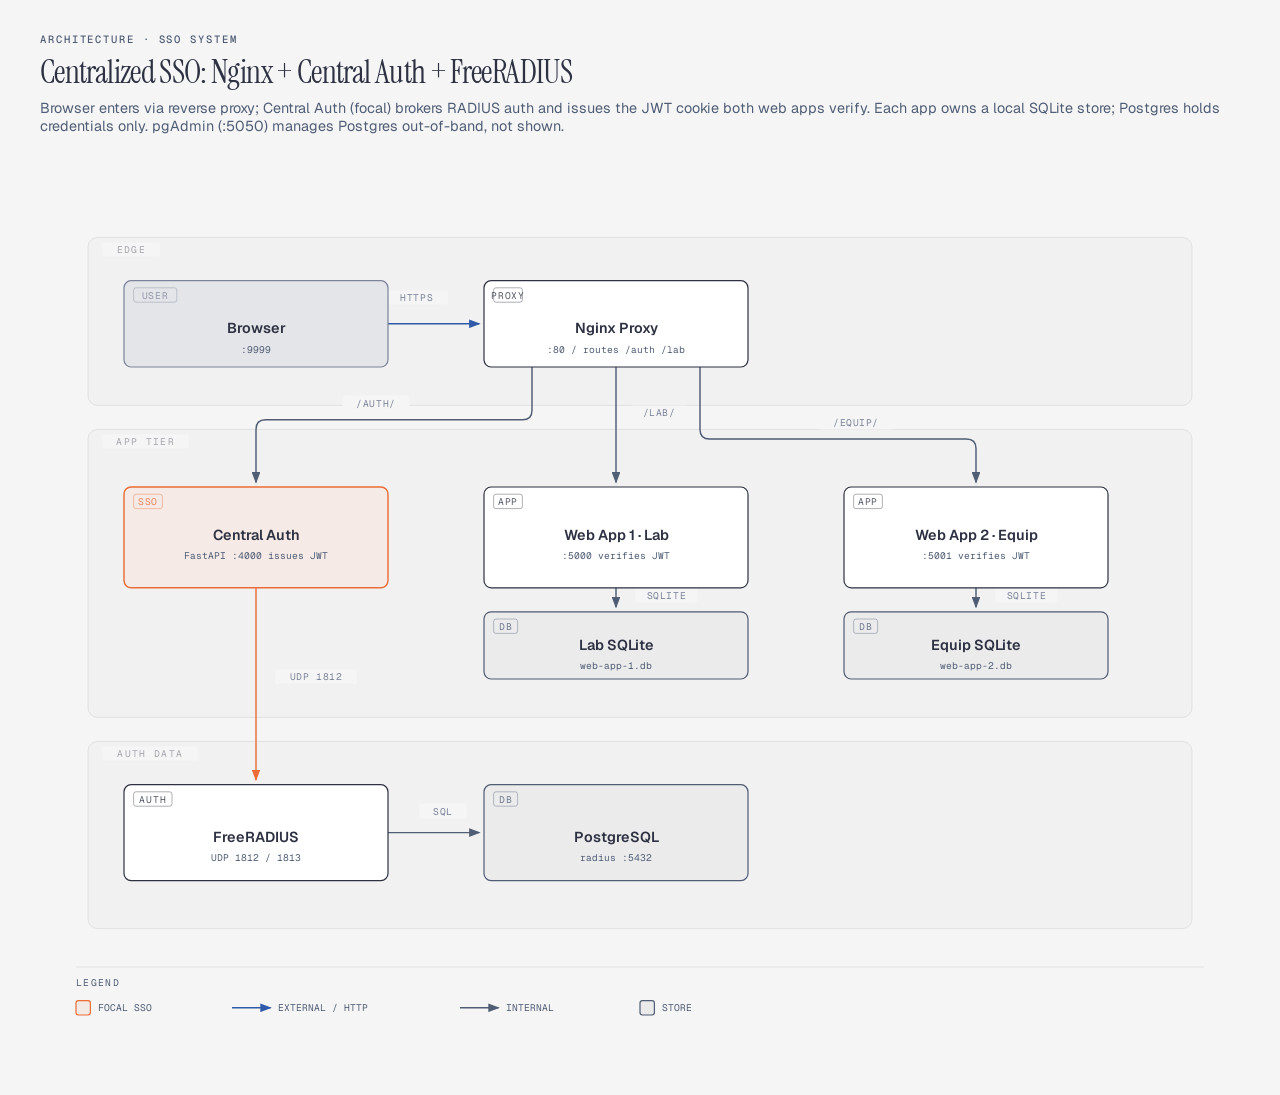
<file: sso-architecture.html>
<!DOCTYPE html>
<html lang="en">
<head>
  <meta charset="UTF-8">
  <meta name="viewport" content="width=device-width, initial-scale=1.0">
  <title>SSO Architecture — Central Auth + RADIUS</title>
  <link href="https://fonts.googleapis.com/css2?family=Instrument+Serif:ital@0;1&family=Geist:wght@400;500;600&family=Geist+Mono:wght@400;500;600&family=Noto+Sans+KR:wght@400;500;600&family=Noto+Serif+KR:wght@400&family=Noto+Sans+TC:wght@400;500;600&family=Noto+Serif+TC:wght@400&display=swap" rel="stylesheet">
  <style>
    *, *::before, *::after { box-sizing: border-box; margin: 0; padding: 0; }
    :root {
      --color-paper:   #f5f5f5;
      --color-ink:     #2d3142;
      --color-muted:   #4f5d75;
      --color-accent:  #eb6c36;
      --font-sans:     'Geist', system-ui, sans-serif;
      --font-serif:    'Instrument Serif', 'Noto Serif KR', serif;
      --font-mono:     'Geist Mono', ui-monospace, monospace;
    }
    body { font-family: var(--font-sans); background: var(--color-paper); color: var(--color-ink); padding: 2rem 2rem; }
    .frame { max-width: 1200px; width: 100%; margin: 0 auto; }
    .eyebrow { font-family: var(--font-mono); font-size: 0.66rem; font-weight: 500; letter-spacing: 0.18em; text-transform: uppercase; color: var(--color-muted); margin-bottom: 0.5rem; }
    h1 { font-family: var(--font-serif); font-size: clamp(1.5rem, 2.4vw + 0.75rem, 2rem); font-weight: 400; letter-spacing: -0.02em; line-height: 1.15; margin-bottom: 0.5rem; }
    .sub { color: var(--color-muted); font-size: 0.9rem; margin-bottom: 1rem; }
    svg { width: 100%; min-width: 900px; display: block; }
  </style>
</head>
<body>
  <div class="frame">
    <p class="eyebrow">Architecture · SSO System</p>
    <h1>Centralized SSO: Nginx + Central Auth + FreeRADIUS</h1>
    <p class="sub">Browser enters via reverse proxy; Central Auth (focal) brokers RADIUS auth and issues the JWT cookie both web apps verify. Each app owns a local SQLite store; Postgres holds credentials only. pgAdmin (:5050) manages Postgres out-of-band, not shown.</p>
    <svg viewBox="0 0 1000 760" xmlns="http://www.w3.org/2000/svg" role="img" aria-labelledby="sso-arch-title sso-arch-desc">
      <title id="sso-arch-title">Centralized SSO authentication architecture</title>
      <desc id="sso-arch-desc">Browser flows through Nginx to Central Auth and two web apps backed by local SQLite stores; Central Auth verifies credentials against FreeRADIUS and Postgres and issues a JWT cookie.</desc>
      <defs>
        <marker id="arrow" markerWidth="8" markerHeight="6" refX="7" refY="3" orient="auto"><polygon points="0 0, 8 3, 0 6" fill="#4f5d75"/></marker>
        <marker id="arrow-accent" markerWidth="8" markerHeight="6" refX="7" refY="3" orient="auto"><polygon points="0 0, 8 3, 0 6" fill="#eb6c36"/></marker>
        <marker id="arrow-link" markerWidth="8" markerHeight="6" refX="7" refY="3" orient="auto"><polygon points="0 0, 8 3, 0 6" fill="#2e5aa8"/></marker>
      </defs>
      <rect width="100%" height="100%" fill="#f5f5f5"/>

      <!-- Zones -->
      <rect x="40" y="72" width="920" height="140" rx="8" fill="rgba(45,49,66,0.02)" stroke="rgba(45,49,66,0.10)" stroke-width="0.8"/>
      <rect x="52" y="76" width="48" height="12" rx="2" fill="#f5f5f5"/>
      <text x="76" y="85" fill="rgba(45,49,66,0.40)" font-size="8" font-family="'Geist Mono', monospace" text-anchor="middle" letter-spacing="0.14em">EDGE</text>
      <rect x="40" y="232" width="920" height="240" rx="8" fill="rgba(45,49,66,0.02)" stroke="rgba(45,49,66,0.10)" stroke-width="0.8"/>
      <rect x="52" y="236" width="72" height="12" rx="2" fill="#f5f5f5"/>
      <text x="88" y="245" fill="rgba(45,49,66,0.40)" font-size="8" font-family="'Geist Mono', monospace" text-anchor="middle" letter-spacing="0.14em">APP TIER</text>
      <rect x="40" y="492" width="920" height="156" rx="8" fill="rgba(45,49,66,0.02)" stroke="rgba(45,49,66,0.10)" stroke-width="0.8"/>
      <rect x="52" y="496" width="80" height="12" rx="2" fill="#f5f5f5"/>
      <text x="92" y="505" fill="rgba(45,49,66,0.40)" font-size="8" font-family="'Geist Mono', monospace" text-anchor="middle" letter-spacing="0.14em">AUTH DATA</text>

      <!-- Arrows (before boxes) -->
      <!-- Browser -> Nginx, horizontal y144 -->
      <rect x="288" y="116" width="52" height="12" rx="2" fill="#f5f5f5"/>
      <text x="314" y="125" fill="#7a8399" font-size="8" font-family="'Geist Mono', monospace" text-anchor="middle" letter-spacing="0.06em">HTTPS</text>
      <line x1="290" y1="144" x2="366" y2="144" stroke="#2e5aa8" stroke-width="1.2" marker-end="url(#arrow-link)"/>

      <!-- Nginx bottom y180. Attach points x410 / x480 / x550 -->
      <!-- Center drop: Nginx -> App1 straight -->
      <rect x="492" y="212" width="48" height="12" rx="2" fill="#f5f5f5"/>
      <text x="516" y="221" fill="#7a8399" font-size="8" font-family="'Geist Mono', monospace" text-anchor="middle" letter-spacing="0.06em">/LAB/</text>
      <line x1="480" y1="180" x2="480" y2="276" stroke="#4f5d75" stroke-width="1.2" marker-end="url(#arrow)"/>
      <!-- Left elbow: Nginx -> Central Auth, mid-y 224 -->
      <rect x="252" y="204" width="56" height="12" rx="2" fill="#f5f5f5"/>
      <text x="280" y="213" fill="#7a8399" font-size="8" font-family="'Geist Mono', monospace" text-anchor="middle" letter-spacing="0.06em">/AUTH/</text>
      <path d="M 410,180 V 216 Q 410,224 402,224 H 188 Q 180,224 180,232 V 276" fill="none" stroke="#4f5d75" stroke-width="1.2" marker-end="url(#arrow)"/>
      <!-- Right elbow: Nginx -> App2, mid-y 240 -->
      <rect x="648" y="220" width="64" height="12" rx="2" fill="#f5f5f5"/>
      <text x="680" y="229" fill="#7a8399" font-size="8" font-family="'Geist Mono', monospace" text-anchor="middle" letter-spacing="0.06em">/EQUIP/</text>
      <path d="M 550,180 V 232 Q 550,240 558,240 H 772 Q 780,240 780,248 V 276" fill="none" stroke="#4f5d75" stroke-width="1.2" marker-end="url(#arrow)"/>

      <!-- App1 -> Lab SQLite, short vertical x480 -->
      <rect x="496" y="364" width="52" height="12" rx="2" fill="#f5f5f5"/>
      <text x="522" y="373" fill="#7a8399" font-size="8" font-family="'Geist Mono', monospace" text-anchor="middle" letter-spacing="0.06em">SQLITE</text>
      <line x1="480" y1="364" x2="480" y2="380" stroke="#4f5d75" stroke-width="1.2" marker-end="url(#arrow)"/>
      <!-- App2 -> Equip SQLite, short vertical x780 -->
      <rect x="796" y="364" width="52" height="12" rx="2" fill="#f5f5f5"/>
      <text x="822" y="373" fill="#7a8399" font-size="8" font-family="'Geist Mono', monospace" text-anchor="middle" letter-spacing="0.06em">SQLITE</text>
      <line x1="780" y1="364" x2="780" y2="380" stroke="#4f5d75" stroke-width="1.2" marker-end="url(#arrow)"/>

      <!-- Central Auth -> RADIUS, vertical x180, y364 to y524 -->
      <rect x="196" y="432" width="68" height="12" rx="2" fill="#f5f5f5"/>
      <text x="230" y="441" fill="#7a8399" font-size="8" font-family="'Geist Mono', monospace" text-anchor="middle" letter-spacing="0.06em">UDP 1812</text>
      <line x1="180" y1="364" x2="180" y2="524" stroke="#eb6c36" stroke-width="1.2" marker-end="url(#arrow-accent)"/>
      <!-- RADIUS -> Postgres, horizontal y568 -->
      <rect x="316" y="544" width="40" height="12" rx="2" fill="#f5f5f5"/>
      <text x="336" y="553" fill="#7a8399" font-size="8" font-family="'Geist Mono', monospace" text-anchor="middle" letter-spacing="0.06em">SQL</text>
      <line x1="290" y1="568" x2="366" y2="568" stroke="#4f5d75" stroke-width="1.2" marker-end="url(#arrow)"/>

      <!-- Nodes -->
      <!-- Browser -->
      <rect x="70" y="108" width="220" height="72" rx="6" fill="#f5f5f5"/>
      <rect x="70" y="108" width="220" height="72" rx="6" fill="rgba(79,93,117,0.10)" stroke="#7a8399" stroke-width="1"/>
      <rect x="78" y="114" width="36" height="12" rx="2" fill="transparent" stroke="rgba(122,131,153,0.40)" stroke-width="0.8"/>
      <text x="96" y="123" fill="rgba(122,131,153,0.8)" font-size="8" font-family="'Geist Mono', monospace" text-anchor="middle" letter-spacing="0.08em">USER</text>
      <text x="180" y="152" fill="#2d3142" font-size="12" font-weight="600" font-family="'Geist', sans-serif" text-anchor="middle">Browser</text>
      <text x="180" y="168" fill="#4f5d75" font-size="8" font-family="'Geist Mono', monospace" text-anchor="middle">:9999</text>
      <!-- Nginx -->
      <rect x="370" y="108" width="220" height="72" rx="6" fill="#f5f5f5"/>
      <rect x="370" y="108" width="220" height="72" rx="6" fill="#ffffff" stroke="#2d3142" stroke-width="1"/>
      <rect x="378" y="114" width="24" height="12" rx="2" fill="transparent" stroke="rgba(45,49,66,0.40)" stroke-width="0.8"/>
      <text x="390" y="123" fill="rgba(45,49,66,0.8)" font-size="8" font-family="'Geist Mono', monospace" text-anchor="middle" letter-spacing="0.08em">PROXY</text>
      <text x="480" y="152" fill="#2d3142" font-size="12" font-weight="600" font-family="'Geist', sans-serif" text-anchor="middle">Nginx Proxy</text>
      <text x="480" y="168" fill="#4f5d75" font-size="8" font-family="'Geist Mono', monospace" text-anchor="middle">:80 / routes /auth /lab</text>
      <!-- Central Auth focal -->
      <rect x="70" y="280" width="220" height="84" rx="6" fill="#f5f5f5"/>
      <rect x="70" y="280" width="220" height="84" rx="6" fill="rgba(235,108,54,0.08)" stroke="#eb6c36" stroke-width="1.2"/>
      <rect x="78" y="286" width="24" height="12" rx="2" fill="transparent" stroke="rgba(235,108,54,0.40)" stroke-width="0.8"/>
      <text x="90" y="295" fill="rgba(235,108,54,0.8)" font-size="8" font-family="'Geist Mono', monospace" text-anchor="middle" letter-spacing="0.08em">SSO</text>
      <text x="180" y="324" fill="#2d3142" font-size="12" font-weight="600" font-family="'Geist', sans-serif" text-anchor="middle">Central Auth</text>
      <text x="180" y="340" fill="#4f5d75" font-size="8" font-family="'Geist Mono', monospace" text-anchor="middle">FastAPI :4000 issues JWT</text>
      <!-- App1 -->
      <rect x="370" y="280" width="220" height="84" rx="6" fill="#f5f5f5"/>
      <rect x="370" y="280" width="220" height="84" rx="6" fill="#ffffff" stroke="#2d3142" stroke-width="1"/>
      <rect x="378" y="286" width="24" height="12" rx="2" fill="transparent" stroke="rgba(45,49,66,0.40)" stroke-width="0.8"/>
      <text x="390" y="295" fill="rgba(45,49,66,0.8)" font-size="8" font-family="'Geist Mono', monospace" text-anchor="middle" letter-spacing="0.08em">APP</text>
      <text x="480" y="324" fill="#2d3142" font-size="12" font-weight="600" font-family="'Geist', sans-serif" text-anchor="middle">Web App 1 · Lab</text>
      <text x="480" y="340" fill="#4f5d75" font-size="8" font-family="'Geist Mono', monospace" text-anchor="middle">:5000 verifies JWT</text>
      <!-- App2 -->
      <rect x="670" y="280" width="220" height="84" rx="6" fill="#f5f5f5"/>
      <rect x="670" y="280" width="220" height="84" rx="6" fill="#ffffff" stroke="#2d3142" stroke-width="1"/>
      <rect x="678" y="286" width="24" height="12" rx="2" fill="transparent" stroke="rgba(45,49,66,0.40)" stroke-width="0.8"/>
      <text x="690" y="295" fill="rgba(45,49,66,0.8)" font-size="8" font-family="'Geist Mono', monospace" text-anchor="middle" letter-spacing="0.08em">APP</text>
      <text x="780" y="324" fill="#2d3142" font-size="12" font-weight="600" font-family="'Geist', sans-serif" text-anchor="middle">Web App 2 · Equip</text>
      <text x="780" y="340" fill="#4f5d75" font-size="8" font-family="'Geist Mono', monospace" text-anchor="middle">:5001 verifies JWT</text>
      <!-- Lab SQLite store -->
      <rect x="370" y="384" width="220" height="56" rx="6" fill="#f5f5f5"/>
      <rect x="370" y="384" width="220" height="56" rx="6" fill="rgba(45,49,66,0.05)" stroke="#4f5d75" stroke-width="1"/>
      <rect x="378" y="390" width="20" height="12" rx="2" fill="transparent" stroke="rgba(79,93,117,0.40)" stroke-width="0.8"/>
      <text x="388" y="399" fill="rgba(79,93,117,0.8)" font-size="8" font-family="'Geist Mono', monospace" text-anchor="middle" letter-spacing="0.08em">DB</text>
      <text x="480" y="416" fill="#2d3142" font-size="12" font-weight="600" font-family="'Geist', sans-serif" text-anchor="middle">Lab SQLite</text>
      <text x="480" y="432" fill="#4f5d75" font-size="8" font-family="'Geist Mono', monospace" text-anchor="middle">web-app-1.db</text>
      <!-- Equip SQLite store -->
      <rect x="670" y="384" width="220" height="56" rx="6" fill="#f5f5f5"/>
      <rect x="670" y="384" width="220" height="56" rx="6" fill="rgba(45,49,66,0.05)" stroke="#4f5d75" stroke-width="1"/>
      <rect x="678" y="390" width="20" height="12" rx="2" fill="transparent" stroke="rgba(79,93,117,0.40)" stroke-width="0.8"/>
      <text x="688" y="399" fill="rgba(79,93,117,0.8)" font-size="8" font-family="'Geist Mono', monospace" text-anchor="middle" letter-spacing="0.08em">DB</text>
      <text x="780" y="416" fill="#2d3142" font-size="12" font-weight="600" font-family="'Geist', sans-serif" text-anchor="middle">Equip SQLite</text>
      <text x="780" y="432" fill="#4f5d75" font-size="8" font-family="'Geist Mono', monospace" text-anchor="middle">web-app-2.db</text>
      <!-- RADIUS -->
      <rect x="70" y="528" width="220" height="80" rx="6" fill="#f5f5f5"/>
      <rect x="70" y="528" width="220" height="80" rx="6" fill="#ffffff" stroke="#2d3142" stroke-width="1"/>
      <rect x="78" y="534" width="32" height="12" rx="2" fill="transparent" stroke="rgba(45,49,66,0.40)" stroke-width="0.8"/>
      <text x="94" y="543" fill="rgba(45,49,66,0.8)" font-size="8" font-family="'Geist Mono', monospace" text-anchor="middle" letter-spacing="0.08em">AUTH</text>
      <text x="180" y="576" fill="#2d3142" font-size="12" font-weight="600" font-family="'Geist', sans-serif" text-anchor="middle">FreeRADIUS</text>
      <text x="180" y="592" fill="#4f5d75" font-size="8" font-family="'Geist Mono', monospace" text-anchor="middle">UDP 1812 / 1813</text>
      <!-- Postgres -->
      <rect x="370" y="528" width="220" height="80" rx="6" fill="#f5f5f5"/>
      <rect x="370" y="528" width="220" height="80" rx="6" fill="rgba(45,49,66,0.05)" stroke="#4f5d75" stroke-width="1"/>
      <rect x="378" y="534" width="20" height="12" rx="2" fill="transparent" stroke="rgba(79,93,117,0.40)" stroke-width="0.8"/>
      <text x="388" y="543" fill="rgba(79,93,117,0.8)" font-size="8" font-family="'Geist Mono', monospace" text-anchor="middle" letter-spacing="0.08em">DB</text>
      <text x="480" y="576" fill="#2d3142" font-size="12" font-weight="600" font-family="'Geist', sans-serif" text-anchor="middle">PostgreSQL</text>
      <text x="480" y="592" fill="#4f5d75" font-size="8" font-family="'Geist Mono', monospace" text-anchor="middle">radius :5432</text>

      <!-- Legend -->
      <line x1="30" y1="680" x2="970" y2="680" stroke="rgba(45,49,66,0.10)" stroke-width="0.8"/>
      <text x="30" y="696" fill="#4f5d75" font-size="8" font-family="'Geist Mono', monospace" letter-spacing="0.14em">LEGEND</text>
      <rect x="30" y="708" width="12" height="12" rx="2" fill="rgba(235,108,54,0.08)" stroke="#eb6c36" stroke-width="1"/>
      <text x="48" y="717" fill="#4f5d75" font-size="8" font-family="'Geist Mono', monospace">FOCAL SSO</text>
      <line x1="160" y1="714" x2="192" y2="714" stroke="#2e5aa8" stroke-width="1.2" marker-end="url(#arrow-link)"/>
      <text x="198" y="717" fill="#4f5d75" font-size="8" font-family="'Geist Mono', monospace">EXTERNAL / HTTP</text>
      <line x1="350" y1="714" x2="382" y2="714" stroke="#4f5d75" stroke-width="1.2" marker-end="url(#arrow)"/>
      <text x="388" y="717" fill="#4f5d75" font-size="8" font-family="'Geist Mono', monospace">INTERNAL</text>
      <rect x="500" y="708" width="12" height="12" rx="2" fill="rgba(45,49,66,0.05)" stroke="#4f5d75" stroke-width="1"/>
      <text x="518" y="717" fill="#4f5d75" font-size="8" font-family="'Geist Mono', monospace">STORE</text>
    </svg>
  </div>
</body>
</html>
</file>
